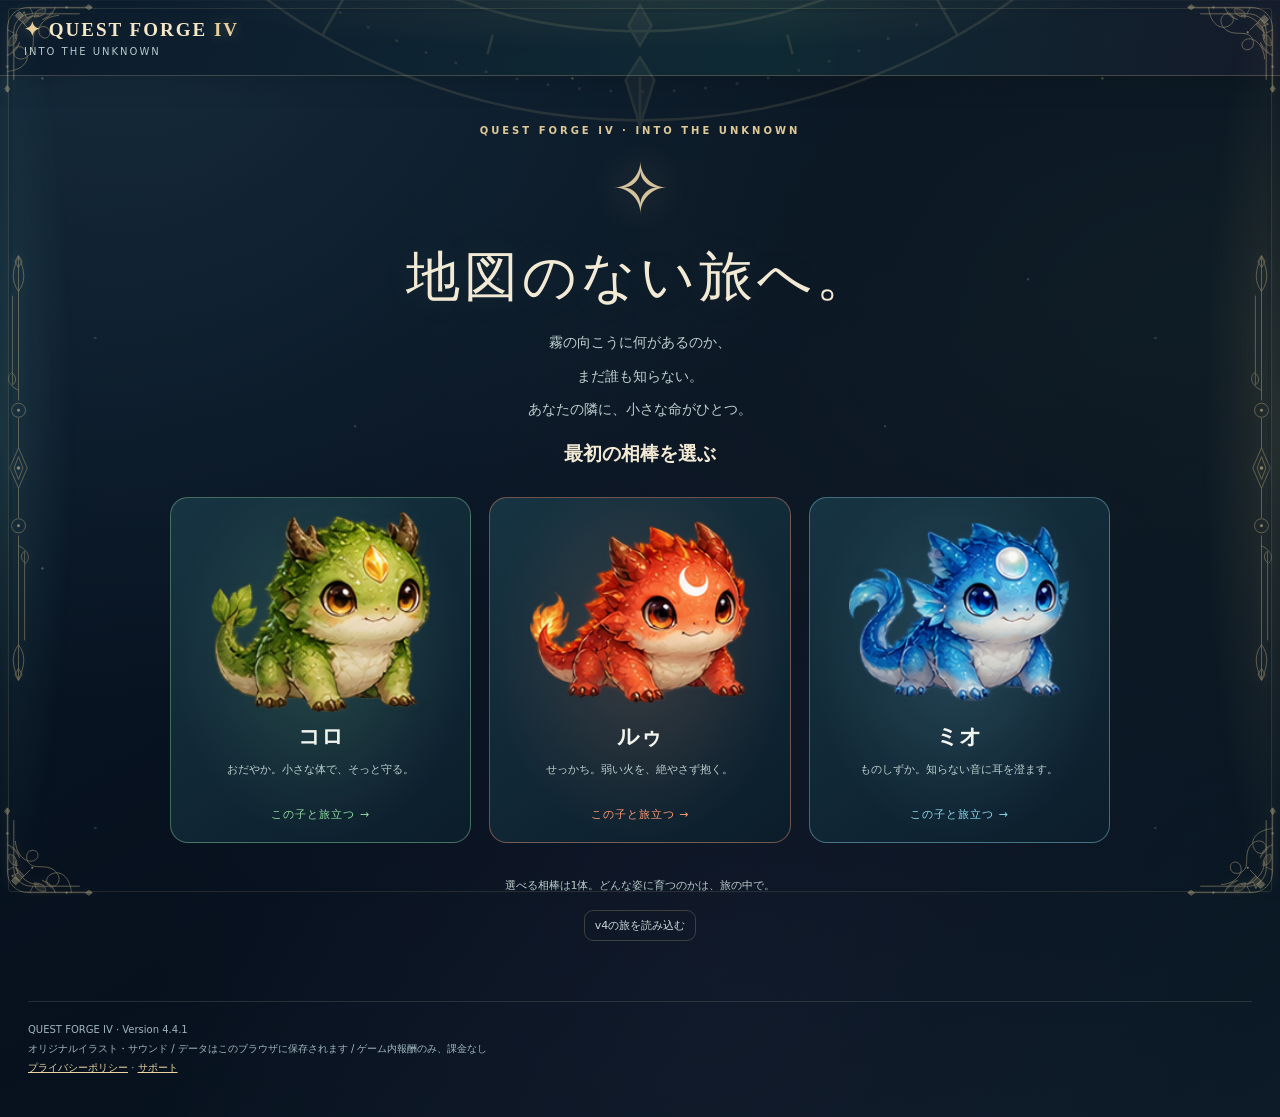
<file: docs/index.html>
<!doctype html><html lang="ja"><head><meta charset="utf-8"><meta name="viewport" content="width=device-width,initial-scale=1"><meta name="description" content="現実の5分を冒険に変える。仲間を育て、課題達成で攻撃し、ダンジョンを攻略する集中RPG。"><title>QUEST FORGE IV｜5分を、冒険に。</title><link rel="stylesheet" href="style.css?v=a85d9c349c6e"><link rel="stylesheet" href="fantasy.css?v=20c5c6684dac"><link rel="stylesheet" href="divine-frame.css?v=09fe3a084e53"><link rel="stylesheet" href="combat-fx.css?v=f8c08274d47d"></head><body><div class="divine-perimeter" aria-hidden="true"><span class="perimeter-halo"></span><span class="perimeter-rail rail-left"></span><span class="perimeter-rail rail-right"></span><i class="perimeter-corner corner-tl"></i><i class="perimeter-corner corner-tr"></i><i class="perimeter-corner corner-bl"></i><i class="perimeter-corner corner-br"></i></div><header><div class="brand"><em>✦</em> QUEST FORGE <em>IV</em><span class="version">INTO THE UNKNOWN</span></div><div class="wallet" id="wallet" aria-label="所持品"></div></header><main><div class="topbar"><nav id="nav" aria-label="メインメニュー"></nav><div id="sound" class="sound"></div></div><div id="app"></div><footer>QUEST FORGE IV · Version 4.4.1<br>オリジナルイラスト・サウンド / データはこのブラウザに保存されます / ゲーム内報酬のみ、課金なし<br><a href="privacy.html">プライバシーポリシー</a> · <a href="support.html">サポート</a></footer></main><div class="toast" id="toast" role="status" hidden></div><script>const ASSETS={"collection0": "assets/collection-a-alpha.png", "collection1": "assets/collection-b-alpha.png", "sheets": {"forest-guardian.png": {"url": "assets/forest-guardian.png", "width": 1536, "height": 1024}, "world-rooms.png": {"url": "assets/world-rooms.png", "width": 1536, "height": 1024}, "glacier-guardian.png": {"url": "assets/glacier-guardian.png", "width": 1536, "height": 1024}, "collection-b-alpha.png": {"url": "assets/collection-b-alpha.png", "width": 1254, "height": 1254}, "luminous-sanctuary-v1.png": {"url": "assets/luminous-sanctuary-v1.png", "width": 1672, "height": 941}, "rare-0.png": {"url": "assets/rare-0.png", "width": 1086, "height": 1448}, "rare-1.png": {"url": "assets/rare-1.png", "width": 1086, "height": 1448}, "elite-1.png": {"url": "assets/elite-1.png", "width": 1086, "height": 1448}, "elite-0.png": {"url": "assets/elite-0.png", "width": 1086, "height": 1448}, "dungeon-backgrounds.png": {"url": "assets/dungeon-backgrounds.png", "width": 2048, "height": 768}, "collection-a-alpha.png": {"url": "assets/collection-a-alpha.png", "width": 1254, "height": 1254}, "collection-a.png": {"url": "assets/collection-a.png", "width": 1254, "height": 1254}, "collection-b.png": {"url": "assets/collection-b.png", "width": 1254, "height": 1254}, "summon-gate-v1.png": {"url": "assets/summon-gate-v1.png", "width": 1672, "height": 941}, "common-0.png": {"url": "assets/common-0.png", "width": 1086, "height": 1448}, "common-1.png": {"url": "assets/common-1.png", "width": 1086, "height": 1448}, "common-2.png": {"url": "assets/common-2.png", "width": 1086, "height": 1448}, "companions.png": {"url": "assets/companions.png", "width": 1619, "height": 972}, "volcano-guardian.png": {"url": "assets/volcano-guardian.png", "width": 1536, "height": 1024}}};</script><script src="catalog.js?v=970878e5e327"></script><script src="engine.js?v=32f169a0ca56"></script><script src="art.js?v=782ce0d9a238"></script><script src="native.js?v=e39e6cccda83"></script><script src="sound.js?v=2710eec61737"></script><script src="app.js?v=948ca5981c1e"></script></body></html>
</file>
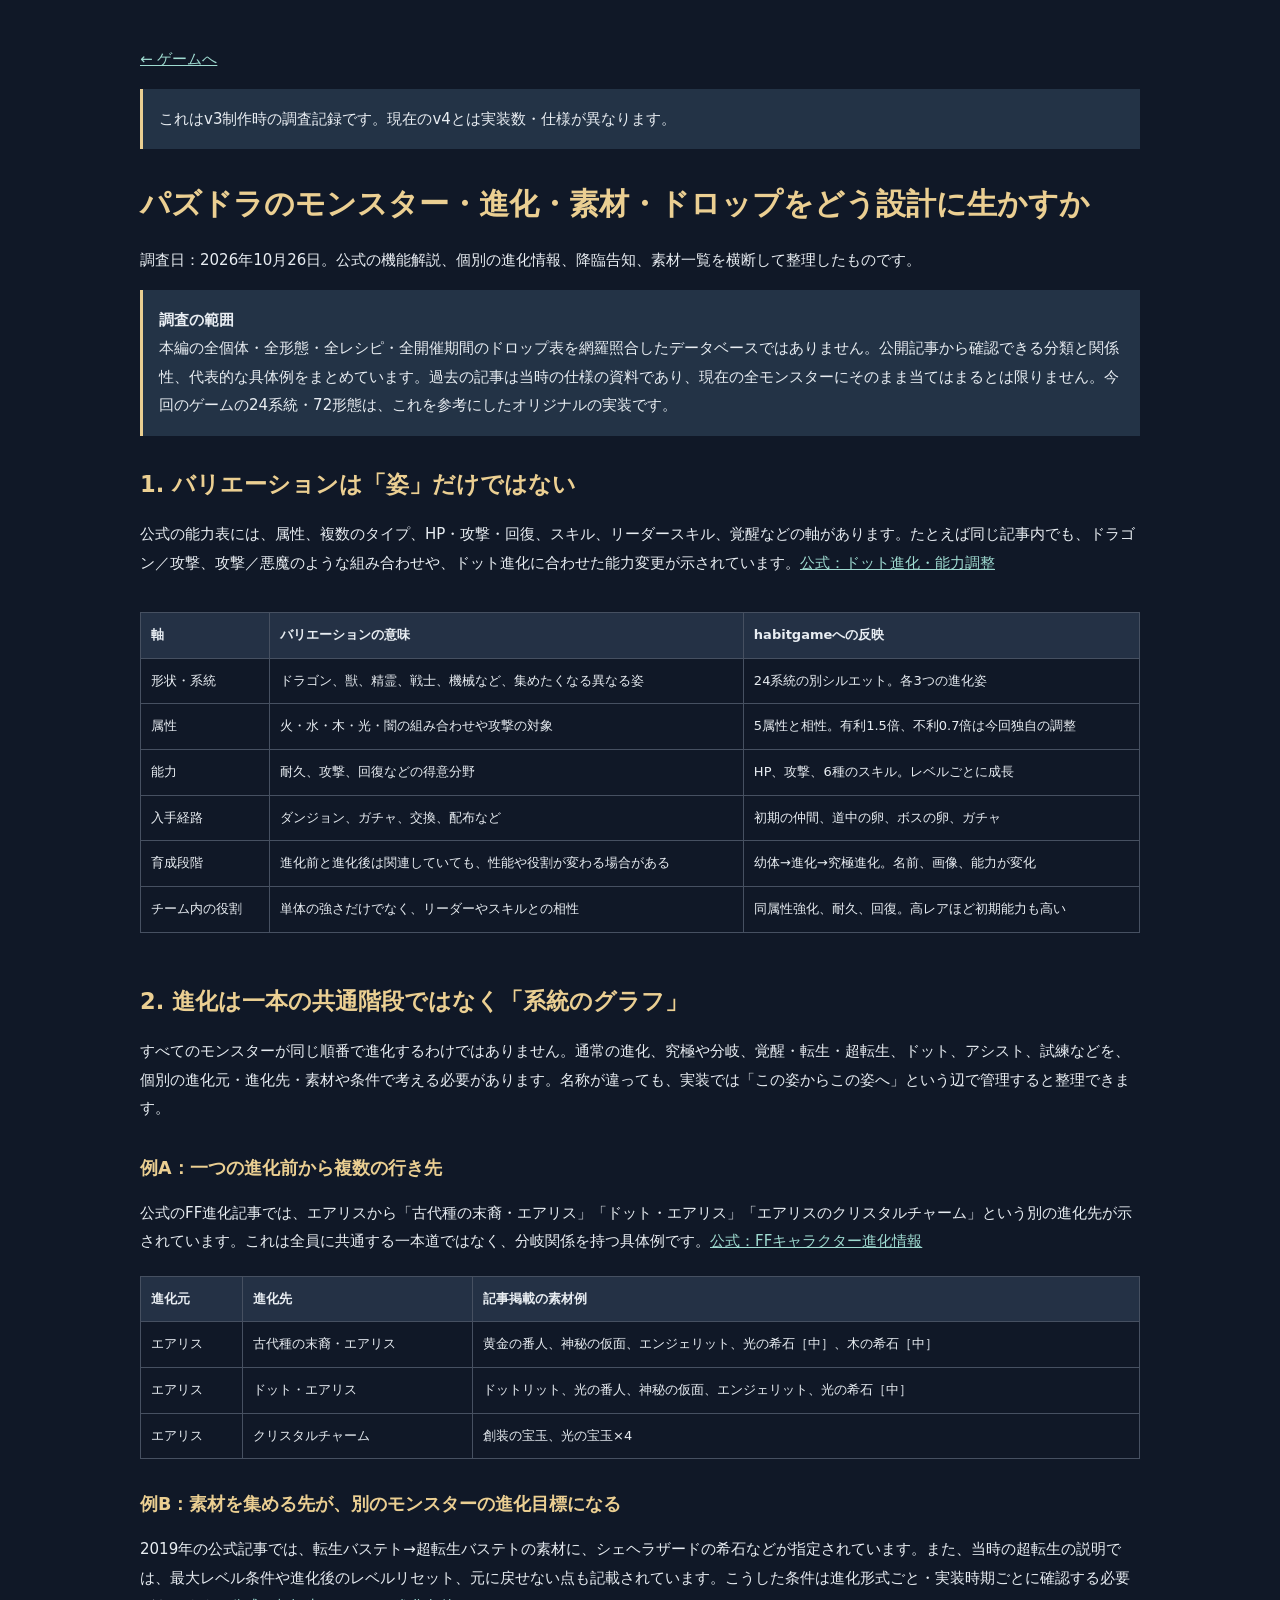
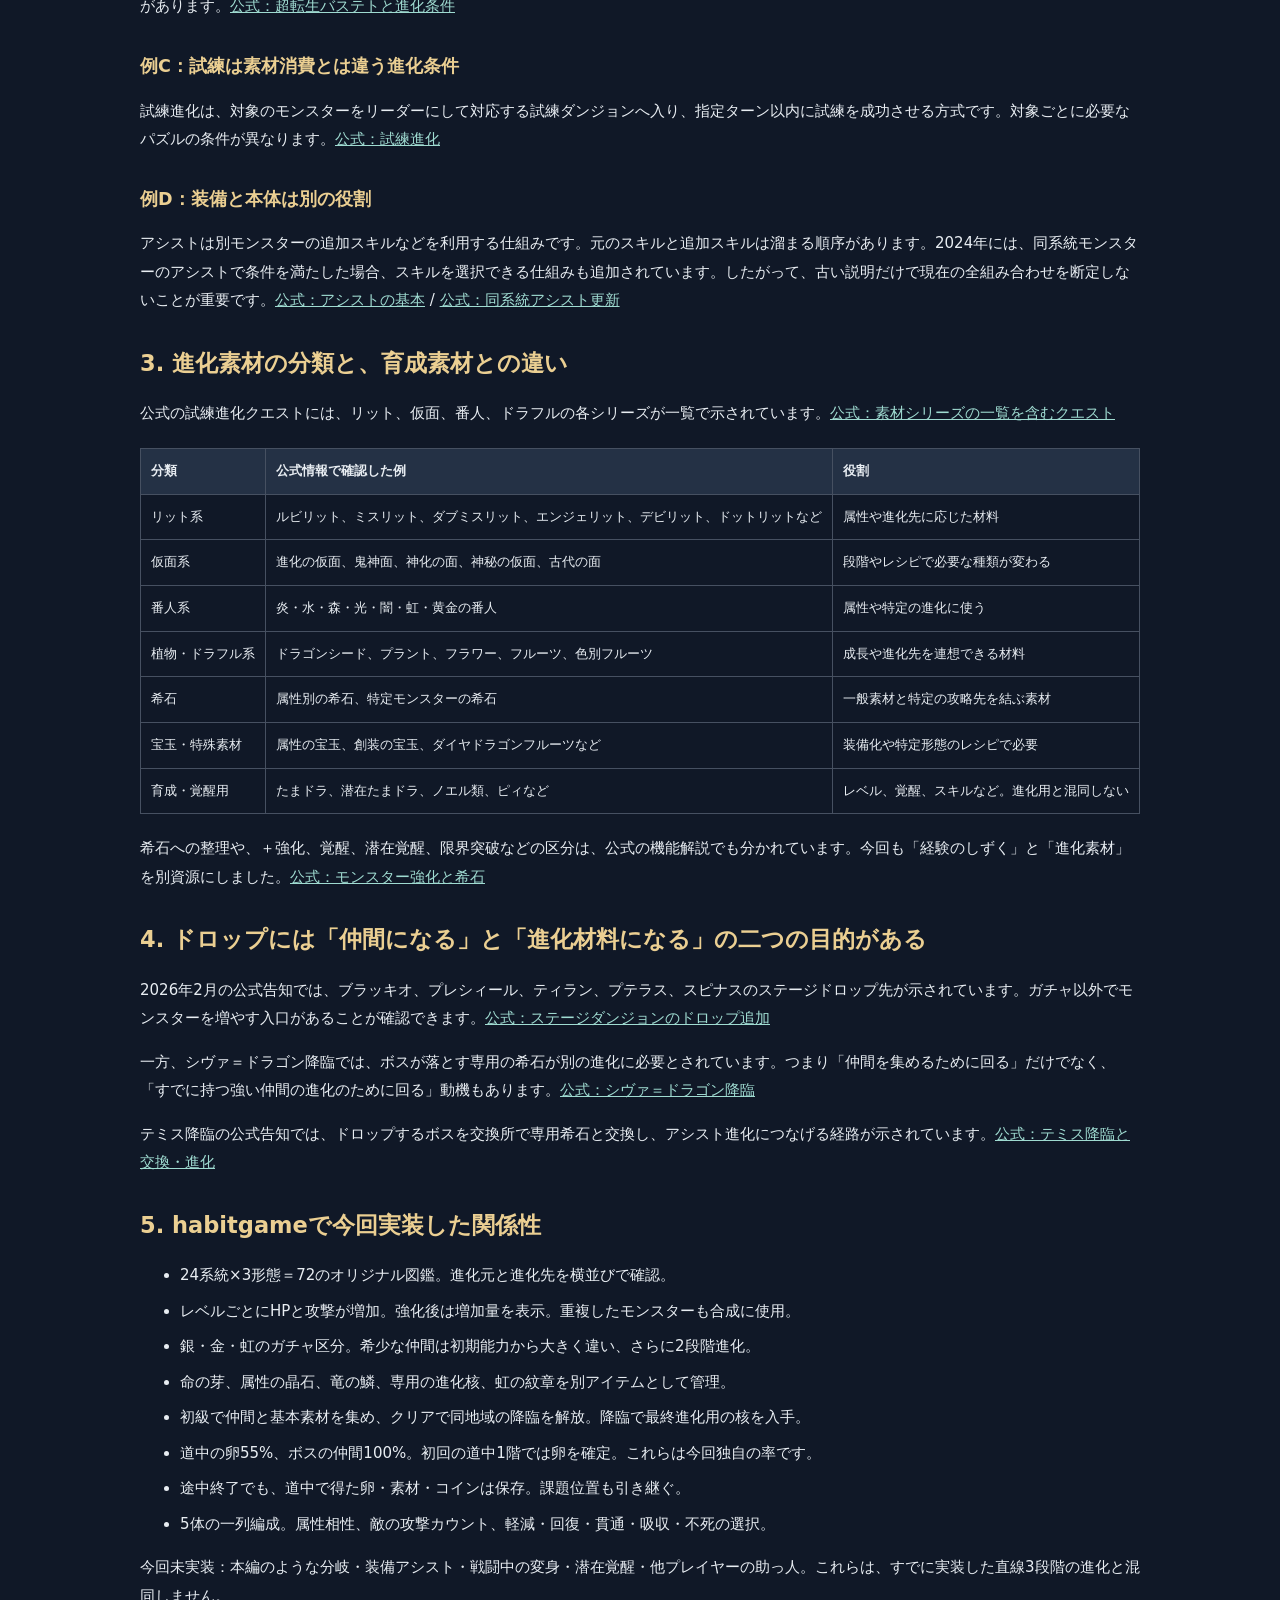
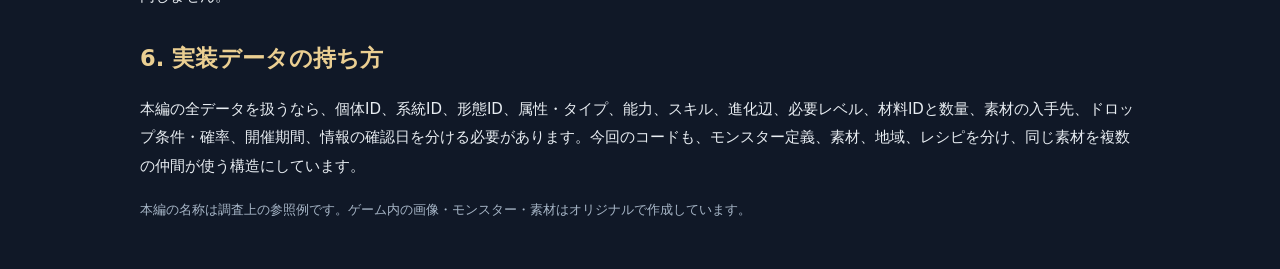
<file: research.html>
<!doctype html><html lang="ja"><head><meta charset="utf-8"><meta name="viewport" content="width=device-width,initial-scale=1"><title>パズドラ：モンスター・進化・素材・ドロップの調査メモ</title><style>body{font:15px/1.9 system-ui,sans-serif;background:#101827;color:#e8edf2;max-width:1000px;padding:30px 22px;margin:auto}h1,h2,h3{color:#ebcf92;line-height:1.5;margin-top:32px}a{color:#9fdbd1}table{border-collapse:collapse;width:100%;font-size:13px;margin:20px 0}td,th{border:1px solid #465061;padding:10px;text-align:left}th{background:#243145}.note{background:#233346;border-left:3px solid #eacf91;padding:16px}small{color:#a7b6c7}.table-scroll{overflow:auto}li{margin:7px 0}</style></head><body>
<p><a href="./">← ゲームへ</a></p><p class="note">これはv3制作時の調査記録です。現在のv4とは実装数・仕様が異なります。</p><h1>パズドラのモンスター・進化・素材・ドロップをどう設計に生かすか</h1><p>調査日：2026年10月26日。公式の機能解説、個別の進化情報、降臨告知、素材一覧を横断して整理したものです。</p>
<div class="note"><strong>調査の範囲</strong><br>本編の全個体・全形態・全レシピ・全開催期間のドロップ表を網羅照合したデータベースではありません。公開記事から確認できる分類と関係性、代表的な具体例をまとめています。過去の記事は当時の仕様の資料であり、現在の全モンスターにそのまま当てはまるとは限りません。今回のゲームの24系統・72形態は、これを参考にしたオリジナルの実装です。</div>
<h2>1. バリエーションは「姿」だけではない</h2><p>公式の能力表には、属性、複数のタイプ、HP・攻撃・回復、スキル、リーダースキル、覚醒などの軸があります。たとえば同じ記事内でも、ドラゴン／攻撃、攻撃／悪魔のような組み合わせや、ドット進化に合わせた能力変更が示されています。<a href="https://pad.gungho.jp/member/adjust/200929/index.html">公式：ドット進化・能力調整</a></p>
<div class="table-scroll"><table><tr><th>軸</th><th>バリエーションの意味</th><th>habitgameへの反映</th></tr><tr><td>形状・系統</td><td>ドラゴン、獣、精霊、戦士、機械など、集めたくなる異なる姿</td><td>24系統の別シルエット。各3つの進化姿</td></tr><tr><td>属性</td><td>火・水・木・光・闇の組み合わせや攻撃の対象</td><td>5属性と相性。有利1.5倍、不利0.7倍は今回独自の調整</td></tr><tr><td>能力</td><td>耐久、攻撃、回復などの得意分野</td><td>HP、攻撃、6種のスキル。レベルごとに成長</td></tr><tr><td>入手経路</td><td>ダンジョン、ガチャ、交換、配布など</td><td>初期の仲間、道中の卵、ボスの卵、ガチャ</td></tr><tr><td>育成段階</td><td>進化前と進化後は関連していても、性能や役割が変わる場合がある</td><td>幼体→進化→究極進化。名前、画像、能力が変化</td></tr><tr><td>チーム内の役割</td><td>単体の強さだけでなく、リーダーやスキルとの相性</td><td>同属性強化、耐久、回復。高レアほど初期能力も高い</td></tr></table></div>
<h2>2. 進化は一本の共通階段ではなく「系統のグラフ」</h2><p>すべてのモンスターが同じ順番で進化するわけではありません。通常の進化、究極や分岐、覚醒・転生・超転生、ドット、アシスト、試練などを、個別の進化元・進化先・素材や条件で考える必要があります。名称が違っても、実装では「この姿からこの姿へ」という辺で管理すると整理できます。</p>
<h3>例A：一つの進化前から複数の行き先</h3><p>公式のFF進化記事では、エアリスから「古代種の末裔・エアリス」「ドット・エアリス」「エアリスのクリスタルチャーム」という別の進化先が示されています。これは全員に共通する一本道ではなく、分岐関係を持つ具体例です。<a href="https://pad.gungho.jp/member/collabo/ff_series/190628/shinka.html">公式：FFキャラクター進化情報</a></p>
<table><tr><th>進化元</th><th>進化先</th><th>記事掲載の素材例</th></tr><tr><td>エアリス</td><td>古代種の末裔・エアリス</td><td>黄金の番人、神秘の仮面、エンジェリット、光の希石［中］、木の希石［中］</td></tr><tr><td>エアリス</td><td>ドット・エアリス</td><td>ドットリット、光の番人、神秘の仮面、エンジェリット、光の希石［中］</td></tr><tr><td>エアリス</td><td>クリスタルチャーム</td><td>創装の宝玉、光の宝玉×4</td></tr></table>
<h3>例B：素材を集める先が、別のモンスターの進化目標になる</h3><p>2019年の公式記事では、転生バステト→超転生バステトの素材に、シェヘラザードの希石などが指定されています。また、当時の超転生の説明では、最大レベル条件や進化後のレベルリセット、元に戻せない点も記載されています。こうした条件は進化形式ごと・実装時期ごとに確認する必要があります。<a href="https://pad.gungho.jp/member/sinka/powerup/190409.html">公式：超転生バステトと進化条件</a></p>
<h3>例C：試練は素材消費とは違う進化条件</h3><p>試練進化は、対象のモンスターをリーダーにして対応する試練ダンジョンへ入り、指定ターン以内に試練を成功させる方式です。対象ごとに必要なパズルの条件が異なります。<a href="https://pad.gungho.jp/member/adjust/2311/">公式：試練進化</a></p>
<h3>例D：装備と本体は別の役割</h3><p>アシストは別モンスターの追加スキルなどを利用する仕組みです。元のスキルと追加スキルは溜まる順序があります。2024年には、同系統モンスターのアシストで条件を満たした場合、スキルを選択できる仕組みも追加されています。したがって、古い説明だけで現在の全組み合わせを断定しないことが重要です。<a href="https://pad.gungho.jp/member/assist/191224/index.html">公式：アシストの基本</a> / <a href="https://pad.gungho.jp/member/updates/21_8/">公式：同系統アシスト更新</a></p>
<h2>3. 進化素材の分類と、育成素材との違い</h2><p>公式の試練進化クエストには、リット、仮面、番人、ドラフルの各シリーズが一覧で示されています。<a href="https://pad.gungho.jp/member/event/2501/quest/">公式：素材シリーズの一覧を含むクエスト</a></p>
<table><tr><th>分類</th><th>公式情報で確認した例</th><th>役割</th></tr><tr><td>リット系</td><td>ルビリット、ミスリット、ダブミスリット、エンジェリット、デビリット、ドットリットなど</td><td>属性や進化先に応じた材料</td></tr><tr><td>仮面系</td><td>進化の仮面、鬼神面、神化の面、神秘の仮面、古代の面</td><td>段階やレシピで必要な種類が変わる</td></tr><tr><td>番人系</td><td>炎・水・森・光・闇・虹・黄金の番人</td><td>属性や特定の進化に使う</td></tr><tr><td>植物・ドラフル系</td><td>ドラゴンシード、プラント、フラワー、フルーツ、色別フルーツ</td><td>成長や進化先を連想できる材料</td></tr><tr><td>希石</td><td>属性別の希石、特定モンスターの希石</td><td>一般素材と特定の攻略先を結ぶ素材</td></tr><tr><td>宝玉・特殊素材</td><td>属性の宝玉、創装の宝玉、ダイヤドラゴンフルーツなど</td><td>装備化や特定形態のレシピで必要</td></tr><tr><td>育成・覚醒用</td><td>たまドラ、潜在たまドラ、ノエル類、ピィなど</td><td>レベル、覚醒、スキルなど。進化用と混同しない</td></tr></table>
<p>希石への整理や、＋強化、覚醒、潜在覚醒、限界突破などの区分は、公式の機能解説でも分かれています。今回も「経験のしずく」と「進化素材」を別資源にしました。<a href="https://pad.gungho.jp/member/updates/180527_system.html">公式：モンスター強化と希石</a></p>
<h2>4. ドロップには「仲間になる」と「進化材料になる」の二つの目的がある</h2><p>2026年2月の公式告知では、ブラッキオ、プレシィール、ティラン、プテラス、スピナスのステージドロップ先が示されています。ガチャ以外でモンスターを増やす入口があることが確認できます。<a href="https://pad.gungho.jp/jp/notice/58">公式：ステージダンジョンのドロップ追加</a></p>
<p>一方、シヴァ＝ドラゴン降臨では、ボスが落とす専用の希石が別の進化に必要とされています。つまり「仲間を集めるために回る」だけでなく、「すでに持つ強い仲間の進化のために回る」動機もあります。<a href="https://pad.gungho.jp/member/advent/220623/">公式：シヴァ＝ドラゴン降臨</a></p>
<p>テミス降臨の公式告知では、ドロップするボスを交換所で専用希石と交換し、アシスト進化につなげる経路が示されています。<a href="https://pad.gungho.jp/member/advent/2508/">公式：テミス降臨と交換・進化</a></p>
<h2>5. habitgameで今回実装した関係性</h2><ul><li>24系統×3形態＝72のオリジナル図鑑。進化元と進化先を横並びで確認。</li><li>レベルごとにHPと攻撃が増加。強化後は増加量を表示。重複したモンスターも合成に使用。</li><li>銀・金・虹のガチャ区分。希少な仲間は初期能力から大きく違い、さらに2段階進化。</li><li>命の芽、属性の晶石、竜の鱗、専用の進化核、虹の紋章を別アイテムとして管理。</li><li>初級で仲間と基本素材を集め、クリアで同地域の降臨を解放。降臨で最終進化用の核を入手。</li><li>道中の卵55%、ボスの仲間100%。初回の道中1階では卵を確定。これらは今回独自の率です。</li><li>途中終了でも、道中で得た卵・素材・コインは保存。課題位置も引き継ぐ。</li><li>5体の一列編成。属性相性、敵の攻撃カウント、軽減・回復・貫通・吸収・不死の選択。</li></ul>
<p>今回未実装：本編のような分岐・装備アシスト・戦闘中の変身・潜在覚醒・他プレイヤーの助っ人。これらは、すでに実装した直線3段階の進化と混同しません。</p>
<h2>6. 実装データの持ち方</h2><p>本編の全データを扱うなら、個体ID、系統ID、形態ID、属性・タイプ、能力、スキル、進化辺、必要レベル、材料IDと数量、素材の入手先、ドロップ条件・確率、開催期間、情報の確認日を分ける必要があります。今回のコードも、モンスター定義、素材、地域、レシピを分け、同じ素材を複数の仲間が使う構造にしています。</p>
<p><small>本編の名称は調査上の参照例です。ゲーム内の画像・モンスター・素材はオリジナルで作成しています。</small></p>
</body></html>
</file>
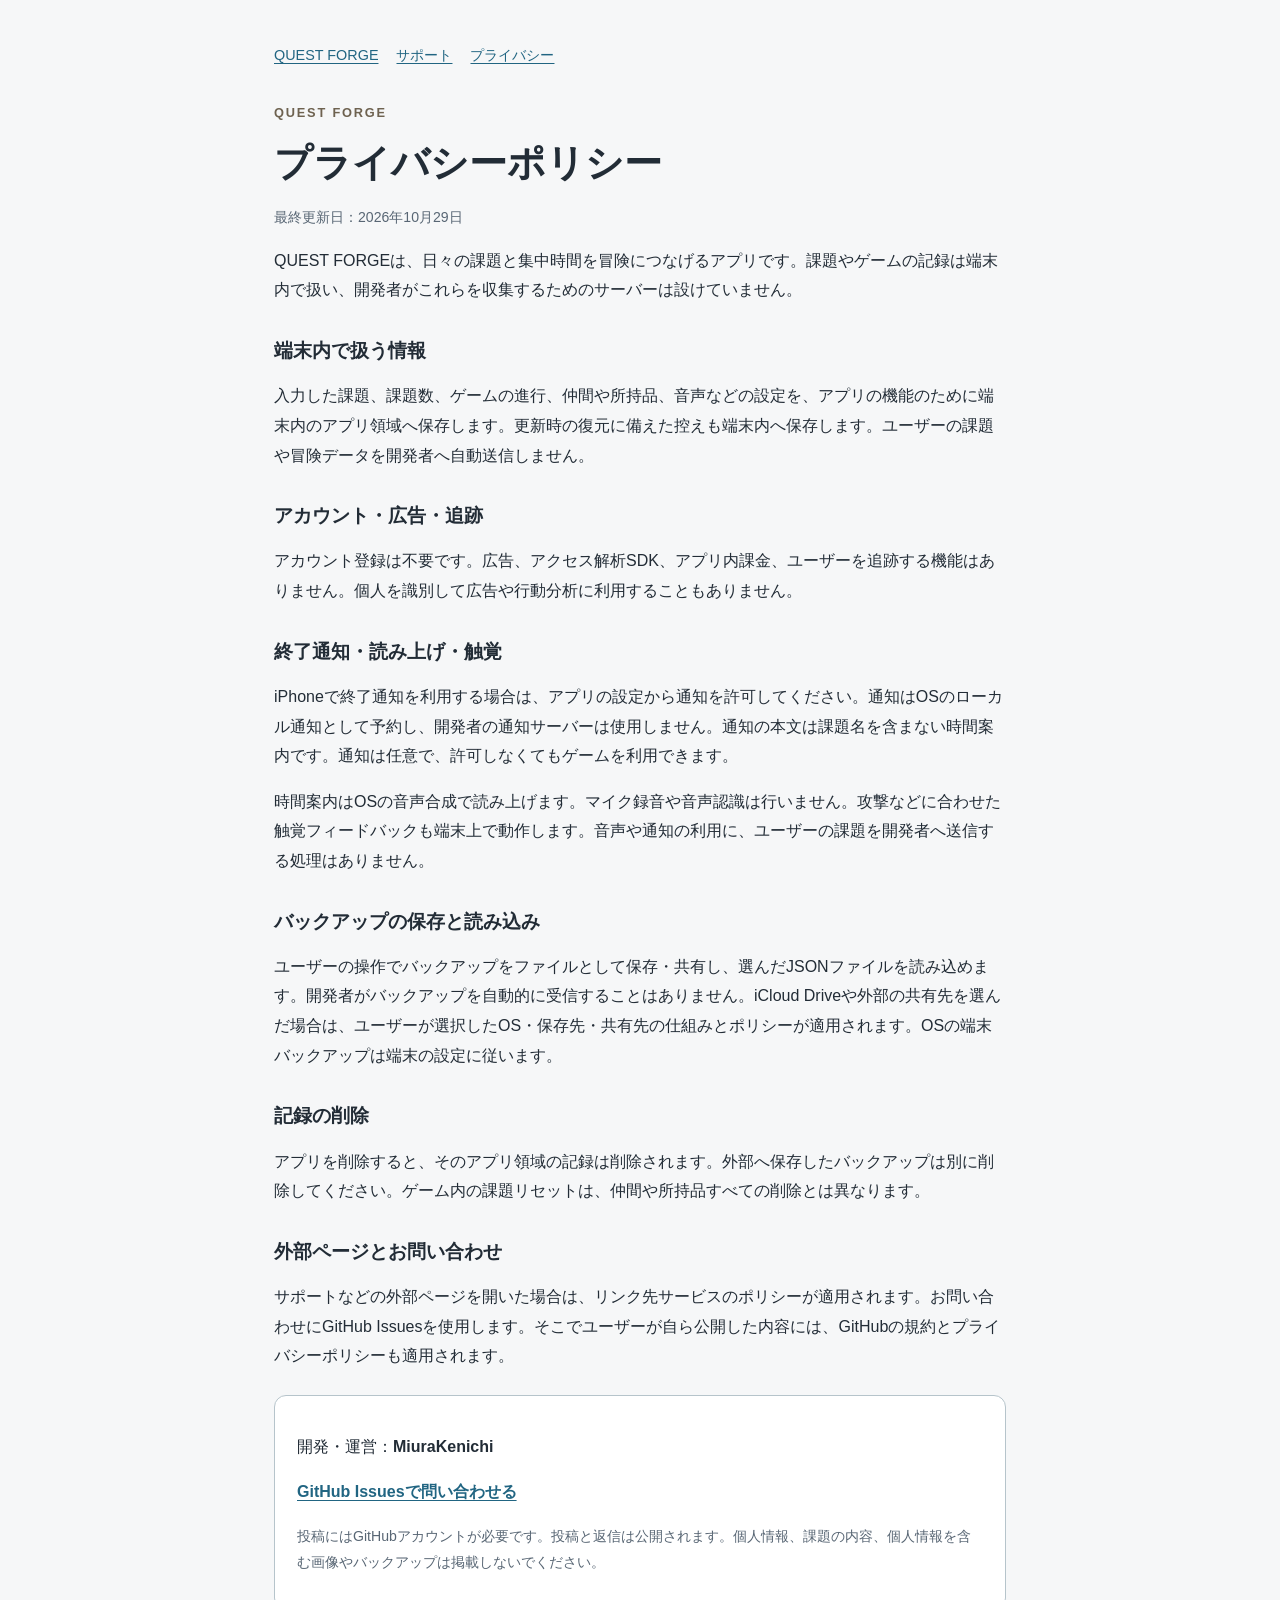
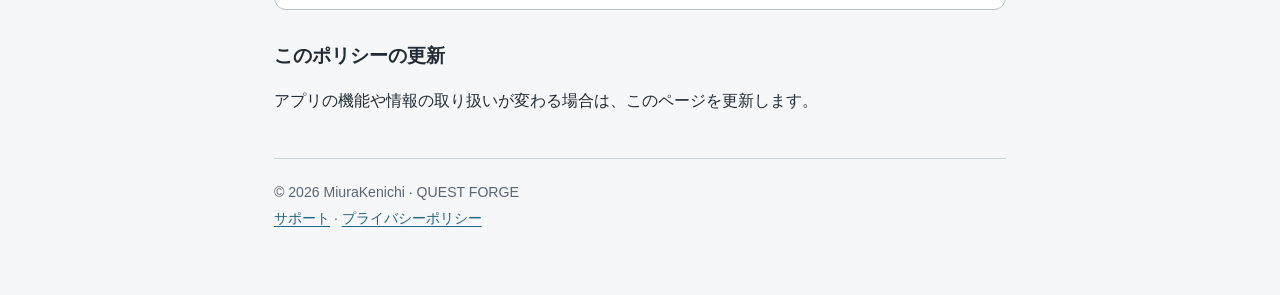
<file: docs/privacy.html>
<!doctype html>
<html lang="ja"><head><meta charset="utf-8"><meta name="viewport" content="width=device-width,initial-scale=1"><meta name="description" content="QUEST FORGEの端末内保存、任意のローカル通知、バックアップとプライバシーについて。"><title>プライバシーポリシー | QUEST FORGE</title><style>
:root{color-scheme:dark light;font-family:-apple-system,BlinkMacSystemFont,"Hiragino Sans",Meiryo,sans-serif;line-height:1.85;background:#f6f7f8;color:#222c36}*{box-sizing:border-box}body{margin:0}main{max-width:780px;margin:auto;padding:42px 24px 64px}nav{display:flex;flex-wrap:wrap;gap:18px;font-size:.9rem;margin-bottom:32px}a{color:#216582;text-underline-offset:.2em}h1{font-size:clamp(1.7rem,5vw,2.35rem);line-height:1.4;margin:10px 0}h2{font-size:1.18rem;margin-top:32px;line-height:1.5}.brand{font-size:.8rem;font-weight:700;letter-spacing:.14em;color:#6e6250}.meta,footer{font-size:.88rem;color:#586674}p,li{overflow-wrap:anywhere}ul,ol{padding-left:1.4em}.contact{padding:20px 22px;border:1px solid #b6c4cb;border-radius:12px;background:#fff;margin:24px 0}.contact a{font-weight:650}.note{border-left:3px solid #bda66d;padding-left:14px}footer{margin-top:42px;padding-top:20px;border-top:1px solid #c7d0d5}@media(prefers-color-scheme:dark){:root{background:#101a23;color:#edf0f1}a{color:#add5e5}.brand{color:#ddcfae}.meta,footer{color:#b2c0ca}.contact{background:#162530;border-color:#41545f}footer{border-color:#41545f}}@media(prefers-reduced-motion:reduce){*{scroll-behavior:auto}}
</style></head><body><main><nav aria-label="ページ案内"><a href="index.html">QUEST FORGE</a><a href="support.html">サポート</a><a href="privacy.html">プライバシー</a></nav><p class="brand">QUEST FORGE</p><h1>プライバシーポリシー</h1><p class="meta">最終更新日：2026年10月29日</p>
<p>QUEST FORGEは、日々の課題と集中時間を冒険につなげるアプリです。課題やゲームの記録は端末内で扱い、開発者がこれらを収集するためのサーバーは設けていません。</p>
<h2>端末内で扱う情報</h2><p>入力した課題、課題数、ゲームの進行、仲間や所持品、音声などの設定を、アプリの機能のために端末内のアプリ領域へ保存します。更新時の復元に備えた控えも端末内へ保存します。ユーザーの課題や冒険データを開発者へ自動送信しません。</p>
<h2>アカウント・広告・追跡</h2><p>アカウント登録は不要です。広告、アクセス解析SDK、アプリ内課金、ユーザーを追跡する機能はありません。個人を識別して広告や行動分析に利用することもありません。</p>
<h2>終了通知・読み上げ・触覚</h2><p>iPhoneで終了通知を利用する場合は、アプリの設定から通知を許可してください。通知はOSのローカル通知として予約し、開発者の通知サーバーは使用しません。通知の本文は課題名を含まない時間案内です。通知は任意で、許可しなくてもゲームを利用できます。</p><p>時間案内はOSの音声合成で読み上げます。マイク録音や音声認識は行いません。攻撃などに合わせた触覚フィードバックも端末上で動作します。音声や通知の利用に、ユーザーの課題を開発者へ送信する処理はありません。</p>
<h2>バックアップの保存と読み込み</h2><p>ユーザーの操作でバックアップをファイルとして保存・共有し、選んだJSONファイルを読み込めます。開発者がバックアップを自動的に受信することはありません。iCloud Driveや外部の共有先を選んだ場合は、ユーザーが選択したOS・保存先・共有先の仕組みとポリシーが適用されます。OSの端末バックアップは端末の設定に従います。</p>
<h2>記録の削除</h2><p>アプリを削除すると、そのアプリ領域の記録は削除されます。外部へ保存したバックアップは別に削除してください。ゲーム内の課題リセットは、仲間や所持品すべての削除とは異なります。</p>
<h2>外部ページとお問い合わせ</h2><p>サポートなどの外部ページを開いた場合は、リンク先サービスのポリシーが適用されます。お問い合わせにGitHub Issuesを使用します。そこでユーザーが自ら公開した内容には、GitHubの規約とプライバシーポリシーも適用されます。</p><div class="contact"><p>開発・運営：<strong>MiuraKenichi</strong></p><p><a href="https://github.com/peterpeterpeter333/habitgame/issues" target="_blank" rel="noopener noreferrer">GitHub Issuesで問い合わせる</a></p><p class="meta">投稿にはGitHubアカウントが必要です。投稿と返信は公開されます。個人情報、課題の内容、個人情報を含む画像やバックアップは掲載しないでください。</p></div><h2>このポリシーの更新</h2><p>アプリの機能や情報の取り扱いが変わる場合は、このページを更新します。</p><footer>© 2026 MiuraKenichi · QUEST FORGE<br><a href="support.html">サポート</a> · <a href="privacy.html">プライバシーポリシー</a></footer></main></body></html>
</file>
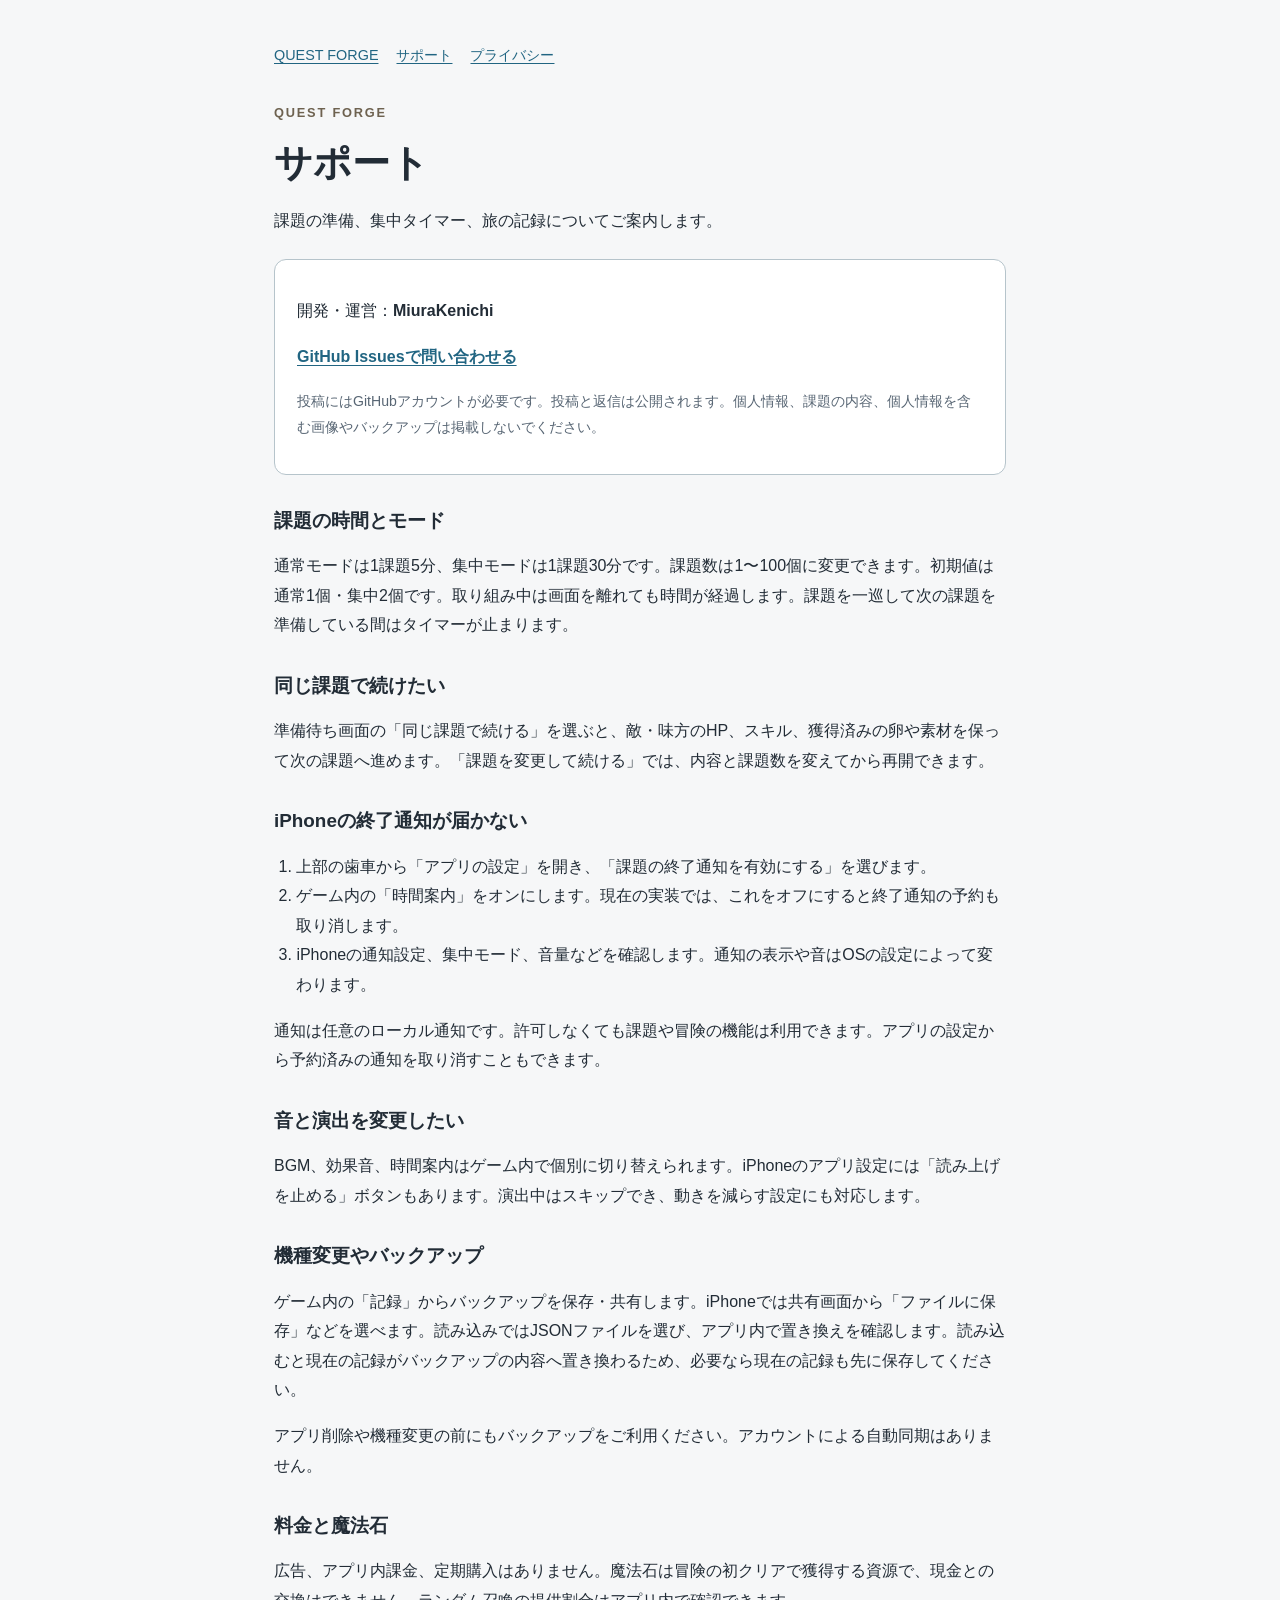
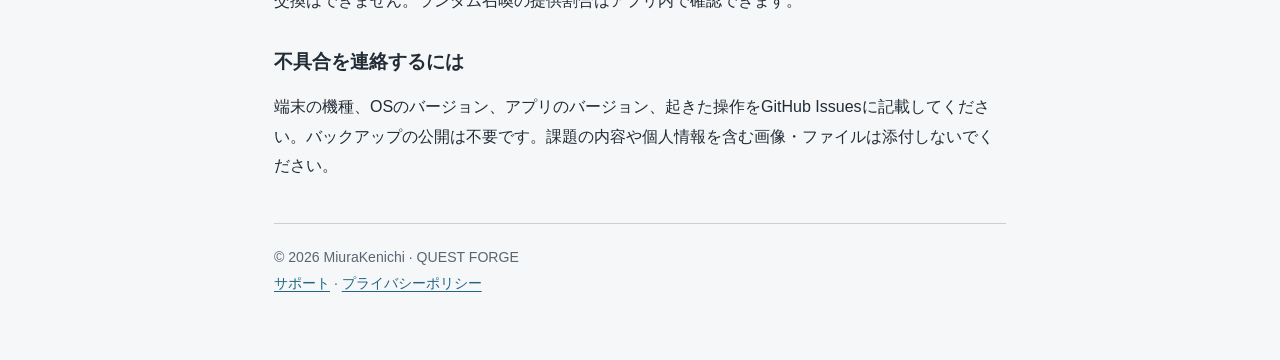
<file: docs/support.html>
<!doctype html>
<html lang="ja"><head><meta charset="utf-8"><meta name="viewport" content="width=device-width,initial-scale=1"><meta name="description" content="QUEST FORGEの課題、集中タイマー、通知、バックアップについてのサポートとお問い合わせ。"><title>サポート | QUEST FORGE</title><style>
:root{color-scheme:dark light;font-family:-apple-system,BlinkMacSystemFont,"Hiragino Sans",Meiryo,sans-serif;line-height:1.85;background:#f6f7f8;color:#222c36}*{box-sizing:border-box}body{margin:0}main{max-width:780px;margin:auto;padding:42px 24px 64px}nav{display:flex;flex-wrap:wrap;gap:18px;font-size:.9rem;margin-bottom:32px}a{color:#216582;text-underline-offset:.2em}h1{font-size:clamp(1.7rem,5vw,2.35rem);line-height:1.4;margin:10px 0}h2{font-size:1.18rem;margin-top:32px;line-height:1.5}.brand{font-size:.8rem;font-weight:700;letter-spacing:.14em;color:#6e6250}.meta,footer{font-size:.88rem;color:#586674}p,li{overflow-wrap:anywhere}ul,ol{padding-left:1.4em}.contact{padding:20px 22px;border:1px solid #b6c4cb;border-radius:12px;background:#fff;margin:24px 0}.contact a{font-weight:650}.note{border-left:3px solid #bda66d;padding-left:14px}footer{margin-top:42px;padding-top:20px;border-top:1px solid #c7d0d5}@media(prefers-color-scheme:dark){:root{background:#101a23;color:#edf0f1}a{color:#add5e5}.brand{color:#ddcfae}.meta,footer{color:#b2c0ca}.contact{background:#162530;border-color:#41545f}footer{border-color:#41545f}}@media(prefers-reduced-motion:reduce){*{scroll-behavior:auto}}
</style></head><body><main><nav aria-label="ページ案内"><a href="index.html">QUEST FORGE</a><a href="support.html">サポート</a><a href="privacy.html">プライバシー</a></nav><p class="brand">QUEST FORGE</p><h1>サポート</h1><p>課題の準備、集中タイマー、旅の記録についてご案内します。</p><div class="contact"><p>開発・運営：<strong>MiuraKenichi</strong></p><p><a href="https://github.com/peterpeterpeter333/habitgame/issues" target="_blank" rel="noopener noreferrer">GitHub Issuesで問い合わせる</a></p><p class="meta">投稿にはGitHubアカウントが必要です。投稿と返信は公開されます。個人情報、課題の内容、個人情報を含む画像やバックアップは掲載しないでください。</p></div>
<h2>課題の時間とモード</h2><p>通常モードは1課題5分、集中モードは1課題30分です。課題数は1〜100個に変更できます。初期値は通常1個・集中2個です。取り組み中は画面を離れても時間が経過します。課題を一巡して次の課題を準備している間はタイマーが止まります。</p>
<h2>同じ課題で続けたい</h2><p>準備待ち画面の「同じ課題で続ける」を選ぶと、敵・味方のHP、スキル、獲得済みの卵や素材を保って次の課題へ進めます。「課題を変更して続ける」では、内容と課題数を変えてから再開できます。</p>
<h2>iPhoneの終了通知が届かない</h2><ol><li>上部の歯車から「アプリの設定」を開き、「課題の終了通知を有効にする」を選びます。</li><li>ゲーム内の「時間案内」をオンにします。現在の実装では、これをオフにすると終了通知の予約も取り消します。</li><li>iPhoneの通知設定、集中モード、音量などを確認します。通知の表示や音はOSの設定によって変わります。</li></ol><p>通知は任意のローカル通知です。許可しなくても課題や冒険の機能は利用できます。アプリの設定から予約済みの通知を取り消すこともできます。</p>
<h2>音と演出を変更したい</h2><p>BGM、効果音、時間案内はゲーム内で個別に切り替えられます。iPhoneのアプリ設定には「読み上げを止める」ボタンもあります。演出中はスキップでき、動きを減らす設定にも対応します。</p>
<h2>機種変更やバックアップ</h2><p>ゲーム内の「記録」からバックアップを保存・共有します。iPhoneでは共有画面から「ファイルに保存」などを選べます。読み込みではJSONファイルを選び、アプリ内で置き換えを確認します。読み込むと現在の記録がバックアップの内容へ置き換わるため、必要なら現在の記録も先に保存してください。</p><p>アプリ削除や機種変更の前にもバックアップをご利用ください。アカウントによる自動同期はありません。</p>
<h2>料金と魔法石</h2><p>広告、アプリ内課金、定期購入はありません。魔法石は冒険の初クリアで獲得する資源で、現金との交換はできません。ランダム召喚の提供割合はアプリ内で確認できます。</p>
<h2>不具合を連絡するには</h2><p>端末の機種、OSのバージョン、アプリのバージョン、起きた操作をGitHub Issuesに記載してください。バックアップの公開は不要です。課題の内容や個人情報を含む画像・ファイルは添付しないでください。</p><footer>© 2026 MiuraKenichi · QUEST FORGE<br><a href="support.html">サポート</a> · <a href="privacy.html">プライバシーポリシー</a></footer></main></body></html>
</file>
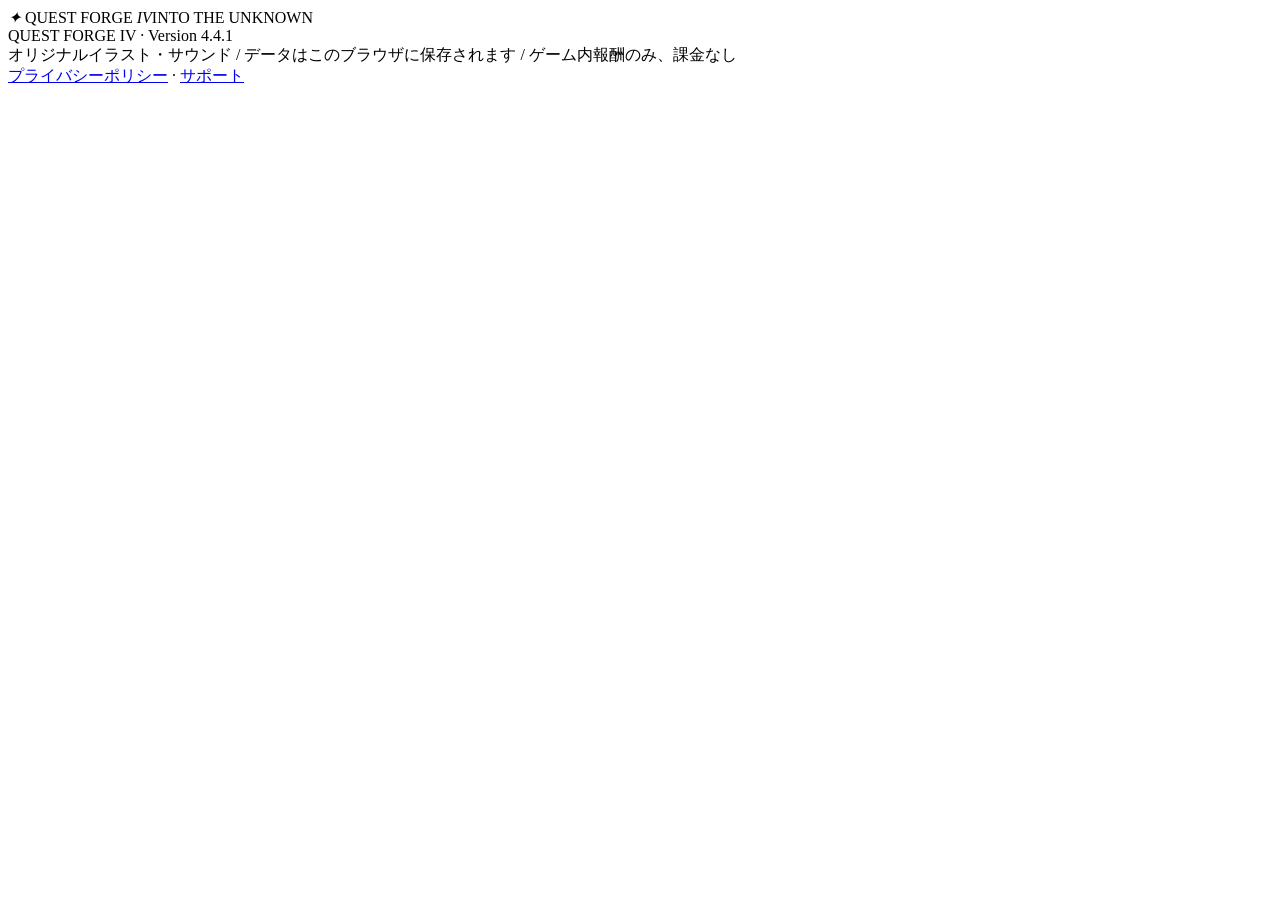
<file: src/shell.html>
<!doctype html><html lang="ja"><head><meta charset="utf-8"><meta name="viewport" content="width=device-width,initial-scale=1"><meta name="description" content="現実の5分を冒険に変える。仲間を育て、課題達成で攻撃し、ダンジョンを攻略する集中RPG。"><title>QUEST FORGE IV｜5分を、冒険に。</title><style>/*STYLE*/</style></head><body><div class="divine-perimeter" aria-hidden="true"><span class="perimeter-halo"></span><span class="perimeter-rail rail-left"></span><span class="perimeter-rail rail-right"></span><i class="perimeter-corner corner-tl"></i><i class="perimeter-corner corner-tr"></i><i class="perimeter-corner corner-bl"></i><i class="perimeter-corner corner-br"></i></div><header><div class="brand"><em>✦</em> QUEST FORGE <em>IV</em><span class="version">INTO THE UNKNOWN</span></div><div class="wallet" id="wallet" aria-label="所持品"></div></header><main><div class="topbar"><nav id="nav" aria-label="メインメニュー"></nav><div id="sound" class="sound"></div></div><div id="app"></div><footer>QUEST FORGE IV · Version 4.4.1<br>オリジナルイラスト・サウンド / データはこのブラウザに保存されます / ゲーム内報酬のみ、課金なし<br><a href="privacy.html">プライバシーポリシー</a> · <a href="support.html">サポート</a></footer></main><div class="toast" id="toast" role="status" hidden></div><script>/*CODE*/</script></body></html>
</file>
<file: docs/style.css>
:root{--bg:#0c101a;--panel:#171e2b;--line:#c5a56b38;--gold:#eacf91;--muted:#9baabb;--text:#f4eedf;--teal:#a7d7c8;--danger:#f3978b}*{box-sizing:border-box}body{margin:0;background:radial-gradient(ellipse at 10% 0,#26324366,transparent 45%),#0c101a;color:var(--text);font-family:system-ui,-apple-system,'Hiragino Kaku Gothic ProN',sans-serif;font-size:14px}button,input,select{font:inherit}button{cursor:pointer;color:inherit;border:1px solid var(--line);background:#1b2534;padding:11px 16px;border-radius:9px;transition:background .15s,transform .15s}button:hover:not(:disabled){background:#303c4e;transform:translateY(-1px)}button:focus-visible,input:focus-visible{outline:2px solid var(--gold);outline-offset:3px}button:disabled{cursor:not-allowed;opacity:.4}a{color:var(--gold)}header{padding:18px max(24px,calc((100vw - 1280px)/2));border-bottom:1px solid var(--line);display:flex;justify-content:space-between;gap:16px;align-items:center;background:#101623e8}.brand{font-family:Georgia,serif;letter-spacing:2px;font-size:21px;font-weight:bold;white-space:nowrap}.brand em{font-style:normal;color:var(--gold)}.version{font:10px system-ui;color:var(--muted);letter-spacing:1px;display:block;margin-top:5px}.wallet{display:flex;gap:16px;font-size:12px;flex-wrap:wrap}.wallet b{color:var(--gold);font-size:17px;margin-left:5px}main{max-width:1280px;margin:auto;padding:25px 28px 40px}.topbar{display:flex;justify-content:space-between;gap:12px;align-items:center;margin-bottom:26px}nav{display:flex;gap:6px}nav button{background:transparent;border-color:transparent;font-size:13px;padding:10px 15px}.active-tab{color:var(--gold);background:#d8b57015;border-color:var(--line)}.sound{display:flex;gap:12px;align-items:center;font-size:11px;color:var(--muted);flex-wrap:wrap}.sound label{display:flex;gap:4px;align-items:center}.sound input{accent-color:var(--gold)}.sound button{padding:6px 9px;font-size:11px}.eyebrow{color:var(--gold);font-size:10px;letter-spacing:3px;font-weight:600;text-transform:uppercase}h1{font-family:Georgia,'Hiragino Mincho ProN',serif;font-size:38px;line-height:1.3;margin:10px 0 14px;letter-spacing:1px}h2{font-size:19px;margin:0 0 14px}h3{font-size:15px;margin:8px 0}p{line-height:1.85;color:var(--muted)}.lead{margin-bottom:28px}.grid{display:grid;grid-template-columns:minmax(0,1.3fr) minmax(320px,1fr);gap:24px}.panel{padding:24px;border:1px solid var(--line);background:linear-gradient(135deg,#1b2432dd,#111925);border-radius:14px;box-shadow:0 12px 35px #0002}.row{display:flex;justify-content:space-between;align-items:center;gap:10px}.small{font-size:11px;color:var(--muted);line-height:1.8}.primary{background:linear-gradient(160deg,#f7e0a6,#be9453);color:#302316;font-weight:700;border:1px solid #f9dfa1;box-shadow:0 3px 0 #72532d}.primary:hover:not(:disabled){background:linear-gradient(160deg,#fff0c5,#cba35f)}.wide{width:100%}.subtle{background:transparent;font-size:11px;padding:7px 10px}.section{margin-top:22px}.tag{display:inline-block;color:var(--gold);font-size:10px;border:1px solid #d1b16f66;padding:4px 7px;border-radius:5px}.dungeon-card{height:190px;text-align:left;position:relative;overflow:hidden;background:#132825;border:1px solid var(--line);border-radius:10px;margin-bottom:10px;display:block;width:100%;padding:0}.dungeon-card .backdrop{position:absolute;inset:0;background-size:cover;background-position:50% 52%;transition:transform .5s}.dungeon-card:hover .backdrop{transform:scale(1.04)}.dungeon-card:after{content:'';position:absolute;inset:0;background:linear-gradient(90deg,#091321eb,transparent 95%)}.dungeon-card .details{position:relative;z-index:1;padding:20px;display:block}.dungeon-card strong{display:block;font-family:Georgia,'Hiragino Mincho ProN',serif;font-size:26px;letter-spacing:2px;margin:10px 0}.dungeon-card.selected{border:1px solid var(--gold);box-shadow:0 0 0 2px #ddbd6930}.dungeon-card.locked .backdrop{filter:grayscale(.9);opacity:.5}.task-list{display:grid;gap:8px}.task-row{display:flex;align-items:center;gap:10px}.task-row .num{font-size:12px;color:var(--gold);width:26px;font-variant-numeric:tabular-nums}.task-row.done{opacity:.5}.task-row.next .num{font-weight:bold}.task-row input{width:100%;border:1px solid #4a566343;background:#0e1622;color:var(--text);padding:11px;border-radius:7px;font-size:12px}.task-row input:focus{outline:1px solid var(--gold)}.task-row.next input{border-color:#eacf9177}.progress-track{display:flex;gap:4px;margin:14px 0}.progress-track i{height:4px;background:#273344;flex:1;border-radius:4px}.progress-track .past{background:var(--gold)}.progress-track .current{background:#b9e5d4}.team-cards{display:grid;grid-template-columns:repeat(3,minmax(0,1fr));gap:9px}.creature-card{position:relative;overflow:hidden;background:radial-gradient(ellipse at 50% 20%,var(--c,#b7d4c4) -130%,#15202e 75%);border:1px solid var(--line);padding:10px;border-radius:10px;text-align:center;min-width:0}.creature-card.evolved{border-color:#eacf9199;box-shadow:inset 0 0 22px #eacf9115}.creature-card svg{width:100%;height:105px;filter:drop-shadow(0 7px 5px #0006)}.creature-card b{display:block;font-size:11px}.creature-card .stars{font-size:9px;letter-spacing:2px;color:var(--gold);margin:5px 0}.creature-card .small{font-size:10px}.creature-card .element{position:absolute;top:7px;left:7px;color:var(--c);font-size:10px}.creature-card .level{position:absolute;right:7px;top:7px;font-size:10px;color:var(--gold)}.creature-card.leader:after{content:'LEADER';position:absolute;bottom:0;left:0;right:0;color:#192119;background:var(--gold);font-size:8px;letter-spacing:2px}.creature-card.leader{padding-bottom:21px}.team-grid{display:grid;grid-template-columns:repeat(3,1fr);gap:16px}.team-grid .creature-card svg{height:160px}.team-grid button{font-size:11px;padding:8px}.team-grid .actions{display:flex;justify-content:center;gap:6px;flex-wrap:wrap;margin-top:12px}.bar{height:9px;background:#080f1b;border-radius:10px;overflow:hidden;margin-top:8px}.fill{height:100%;background:linear-gradient(90deg,#8cbda9,#d8edbd);transition:width .5s}.fill.enemy{background:linear-gradient(90deg,#d18173,#f2be9b)}.fill.gold{background:linear-gradient(90deg,#b88c4e,#f6dda1)}.arena{position:relative;min-height:440px;background:#11232b;border:1px solid var(--line);border-radius:14px;overflow:hidden}.battle-image{position:absolute;inset:0;background-size:cover;background-position:center;animation:breathe 7s ease-in-out infinite alternate;transform:scale(1.02)}.arena:after{content:'';pointer-events:none;position:absolute;inset:0;background:linear-gradient(#09111bd9,transparent 35%,transparent 65%,#0a111dec)}.enemy-hud{position:absolute;left:23px;right:23px;top:22px;z-index:1;text-shadow:0 2px 5px black}.enemy-hud .name{font-size:20px;font-family:Georgia,'Hiragino Mincho ProN',serif;letter-spacing:1px}.floor-tag{position:absolute;bottom:18px;left:23px;z-index:2;letter-spacing:3px;color:var(--gold);font-size:11px}.fireflies{position:absolute;inset:20% 0;z-index:1;pointer-events:none;background:radial-gradient(circle at 25% 50%,#ffeab6bb 0 2px,transparent 3px),radial-gradient(circle at 70% 20%,#d7f5d688 0 2px,transparent 3px),radial-gradient(circle at 80% 80%,#f2dc9d88 0 1px,transparent 2px);animation:drift 6s ease-in-out infinite alternate}.hp-box{margin:16px 0}.skills{display:grid;grid-template-columns:repeat(3,1fr);gap:9px;margin-top:15px}.skill-btn{padding:10px 6px;font-size:10px;line-height:1.8}.skill-btn.armed{border-color:var(--gold);background:#e4bd5822;box-shadow:0 0 14px #e4bd5812}.task-panel{text-align:center;display:flex;flex-direction:column;justify-content:center;min-height:440px}.task-title{font-size:23px;font-weight:bold;color:var(--text);min-height:72px;line-height:1.6;overflow-wrap:anywhere}.timer{font:64px Georgia,serif;font-variant-numeric:tabular-nums;letter-spacing:2px;margin:17px 0 8px;color:#fff1cb}.timer.urgent{color:var(--danger)}.damage-preview{color:var(--gold);font-size:24px;font-family:Georgia,serif}.log{font-size:11px;color:var(--muted);line-height:2;max-height:140px;overflow:auto}.battle-top{margin-bottom:20px}.status-note{color:var(--teal);font-size:12px;min-height:22px;line-height:1.8}.result{max-width:750px;margin:20px auto;text-align:center}.result-icon{font-size:80px;color:var(--gold);margin:25px}.loot-grid{display:flex;gap:10px;justify-content:center;flex-wrap:wrap;margin:24px 0}.loot{background:#0f1724;border:1px solid var(--line);padding:15px 22px;border-radius:10px;font-size:12px}.loot b{display:block;color:var(--gold);font-size:24px;margin-bottom:6px}.gacha{max-width:760px;margin:auto;text-align:center}.summon-orb{height:190px;display:grid;place-items:center;position:relative;margin:25px}.summon-orb .orb{font-size:100px;color:var(--gold);filter:drop-shadow(0 0 35px #e2bb6388);animation:float 3s ease-in-out infinite}.summon-orb:before{content:'';position:absolute;width:180px;height:180px;border-radius:50%;border:1px solid #d9bd6d55;box-shadow:0 0 50px #d9bd6d19,inset 0 0 40px #d9bd6d19}.rates{display:grid;grid-template-columns:repeat(3,1fr);gap:12px;margin-top:24px}.rate{background:#101827;padding:15px;border:1px solid var(--line);border-radius:9px}.rate b{display:block;color:var(--gold);font-size:22px}.toast{position:fixed;bottom:25px;left:50%;transform:translateX(-50%);max-width:90%;padding:13px 21px;background:#e9d19b;color:#282214;border-radius:10px;z-index:1001;box-shadow:0 10px 40px #0006;font-size:12px}.overlay{position:fixed;inset:0;z-index:100;background:#050a13b8;display:grid;place-items:center;padding:20px;backdrop-filter:blur(6px)}.cutin{max-width:680px;width:100%;text-align:center;position:relative}.cutin .hit{font:700 clamp(34px,7vw,70px) Georgia,serif;color:var(--gold);text-shadow:0 0 40px #ffce5f66}.cutin .portrait{width:170px;margin:auto;animation:arrival .3s ease-out}.cutin .portrait svg{width:100%;height:150px}.cutin .caption{color:var(--gold);letter-spacing:4px;font-size:12px}.cutin .flash{animation:arrival .25s ease-out}.cutin .shards{position:absolute;inset:-100px;pointer-events:none;background:repeating-conic-gradient(from 15deg,transparent 0 12deg,#d9b16c08 12deg 14deg,transparent 14deg 24deg);animation:spin 12s linear infinite;z-index:-1}.cutin .skip{margin-top:25px;font-size:11px}.modal{padding:30px;max-width:760px;width:100%;max-height:90vh;overflow:auto;background:#182232;border:1px solid var(--line);border-radius:14px}.modal .creature-card{max-width:250px;margin:15px auto}.modal .creature-card svg{height:190px}.modal textarea{width:100%;height:180px;background:#0d1622;color:#e1e5e6;border:1px solid var(--line);margin:15px 0;padding:12px}.help-grid{display:grid;grid-template-columns:1fr 1fr;gap:18px}.export-area{margin-top:26px;padding-top:20px;border-top:1px solid var(--line)}footer{border-top:1px solid var(--line);margin-top:35px;padding-top:18px;color:#7d8d9f;font-size:10px;line-height:1.9}.danger-outline{box-shadow:inset 0 0 45px #d6605830}.battle-layout{align-items:start}.task-count{font-size:12px;color:var(--muted)}@keyframes breathe{to{transform:scale(1.07) translateY(-3px)}}@keyframes float{50%{transform:translateY(-12px)}}@keyframes drift{to{transform:translateY(-25px);opacity:.4}}@keyframes arrival{from{opacity:0;transform:scale(.8) translateY(12px)}to{opacity:1;transform:scale(1)}}@keyframes spin{to{transform:rotate(360deg)}}@media(min-width:1000px){.arena{min-height:440px}.battle-layout{grid-template-columns:1.45fr 1fr}}@media(max-width:900px){.grid{grid-template-columns:1fr}.topbar{align-items:flex-start;flex-direction:column}.team-grid{grid-template-columns:repeat(2,1fr)}.arena{min-height:360px}.task-panel{min-height:350px}}@media(max-width:520px){header{padding:16px;align-items:flex-start}.brand{font-size:16px}.wallet{gap:8px;font-size:9px;justify-content:flex-end}.wallet b{font-size:14px}.version{font-size:8px}main{padding:18px 14px}h1{font-size:29px}nav{width:100%;gap:0}nav button{padding:9px 11px;font-size:12px}.panel{padding:18px}.creature-card{padding:8px}.creature-card svg{height:85px}.arena{min-height:300px}.enemy-hud .name{font-size:17px}.team-grid{gap:10px}.team-grid .creature-card svg{height:120px}.timer{font-size:60px}.help-grid{grid-template-columns:1fr}.rates{gap:6px}.rate{padding:10px}.skill-btn{font-size:9px}.sound{gap:10px}.dungeon-card{height:160px}}@media(prefers-reduced-motion:reduce){*,*:before,*:after{animation:none!important;transition:none!important}}
/* Chapter III: illustrated collection and dedicated vertical battle screen */
.monster-art{display:block;width:100%;aspect-ratio:1;background-size:600% 600%;background-repeat:no-repeat;flex-shrink:0;border-radius:6px}.portrait-button{padding:0;background:none!important;border:0;width:100%;text-align:inherit;min-width:0}.creature-card .monster-art{margin:6px auto 3px;max-width:210px}.creature-card{background:linear-gradient(155deg,#1e2a3b,#101827);border:1px solid #846b424d}.home-team{grid-template-columns:repeat(5,minmax(0,1fr));gap:6px}.home-team .creature-card{padding:5px}.home-team .creature-card b{font-size:9px;min-height:24px}.home-team .creature-card .small{font-size:8px}.home-team .element,.home-team .level{font-size:8px;position:static;display:inline-block}.home-team .monster-art{margin-top:0}.gift-banner{margin:20px 0;padding:15px 18px;background:linear-gradient(100deg,#e7c07133,#4d365a44);border:1px solid #e7c07166;border-radius:10px;color:#f2d9a1;font-size:12px}.region-select{display:flex;gap:5px;flex-wrap:wrap}.region-select button{font-size:11px;padding:7px 10px}.chosen{border-color:var(--gold)!important;background:#d6b26425!important;color:var(--gold)}.region-banner{position:relative;height:150px;border-radius:10px;overflow:hidden;margin-top:16px;display:flex;align-items:flex-end;padding:18px;isolation:isolate}.region-banner>div:not(.scene-background){position:relative;z-index:1}.region-banner:after{content:'';position:absolute;inset:0;background:linear-gradient(transparent,#061020dc);z-index:0}.scene-background{position:absolute;inset:0;background-image:var(--dungeon-image);background-size:auto 300%;background-position:50% calc(var(--scene)*50%);background-repeat:no-repeat}.region-banner h2{font-size:25px;margin-top:8px}.box-grid{display:grid;grid-template-columns:repeat(4,minmax(0,1fr));gap:16px}.box-card{padding:10px;border:1px solid var(--line);border-radius:12px;background:#141e2d;text-align:center}.box-card.not-owned{opacity:.65}.box-card .actions{display:flex;gap:6px;justify-content:center;margin-top:10px}.box-card .actions button{font-size:10px;padding:7px 9px}.xp-track{height:4px;background:#29394b;border-radius:4px;margin:10px 0 4px;overflow:hidden}.xp-track i{height:100%;display:block;background:#9be3cf}.stat-three{display:flex;justify-content:center;gap:12px;margin:18px 0}.stat-three span{color:var(--muted);font-size:11px;text-align:center;background:#0e1724;border-radius:8px;padding:10px;flex:1}.stat-three b{display:block;color:var(--gold);font-size:20px;margin-top:5px}.evo-tree{display:grid;grid-template-columns:repeat(3,minmax(0,1fr));gap:8px}.evo-tree button{padding:5px;min-width:0;border-color:var(--line);background:#101827}.evo-tree span:not(.monster-art),.evo-tree small{display:block;font-size:10px;line-height:1.6;margin:6px}.evo-tree small{font-size:9px;color:var(--muted)}.material-grid{display:grid;grid-template-columns:repeat(3,1fr);gap:12px}.material-chip{display:flex;align-items:center;gap:12px;padding:14px;text-align:left;background:#162232}.material-chip>b{font-size:30px;text-shadow:0 0 14px currentColor}.material-chip span{font-size:12px}.material-chip small{display:block;color:var(--muted);margin-top:6px}.material-chip.missing{border-color:#d07a6f66}.material-chip.missing small{color:#f3b7a4}.material-recipe{display:flex;gap:8px;flex-wrap:wrap}.material-recipe .material-chip{padding:10px}.material-recipe .material-chip>b{font-size:22px}.evo-target{display:flex;align-items:center;gap:14px;width:100%;text-align:left;margin-bottom:9px}.evo-target .monster-art{width:65px}.evo-target span:not(.monster-art){font-size:12px}.evo-target small{display:block;color:var(--muted);margin-top:5px;line-height:1.6}.evolution-comparison{display:grid;grid-template-columns:1fr 25px 1fr;align-items:center;gap:5px}.evolution-comparison small{display:block;text-align:center;color:var(--gold)}.reward-eggs{display:grid;grid-template-columns:repeat(3,1fr);gap:8px;margin:20px 0}.reward-eggs>button{padding:0;background:none;border:0}.reward-eggs>button>small{color:var(--gold)}.summon-showcase{display:grid;grid-template-columns:repeat(3,1fr);margin:20px 0}.summon-showcase small{font-size:10px;color:var(--gold)}.gacha-list{display:grid;grid-template-columns:1fr 1fr;gap:8px;text-align:left}.gacha-list button{display:flex;align-items:center;gap:9px;min-width:0;padding:8px}.gacha-list .monster-art{width:64px}.gacha-list span:not(.monster-art){font-size:11px}.gacha-list small{display:block;color:var(--muted);margin-top:5px}.summon-orb.gold{filter:drop-shadow(0 0 30px gold)}.summon-orb.rainbow{filter:drop-shadow(0 0 25px #b5a4ff) drop-shadow(0 0 35px #ffe9ae)}.cutin .creature-card .monster-art{max-width:200px}
.in-dungeon{background:#070a0f;overflow:hidden}.in-dungeon header,.in-dungeon .topbar,.in-dungeon footer{display:none}.in-dungeon main{padding:0;max-width:560px;height:100dvh;margin:auto}.dungeon-screen{height:100dvh;min-height:560px;display:grid;grid-template-rows:36px minmax(180px,1fr) 90px 32px 220px;background:#101827;box-shadow:0 0 80px #0008;overflow:hidden}.dungeon-top{display:flex;justify-content:space-between;align-items:center;gap:10px;padding:3px 12px;background:linear-gradient(#453622,#211b17);border-bottom:2px solid #9e804c;color:#f4d897;font-size:11px;letter-spacing:.5px}.dungeon-top button{padding:3px 8px;border:0;background:none;font-size:17px}.dungeon-top b{font-size:10px;white-space:nowrap}.enemy-scene{position:relative;overflow:hidden;isolation:isolate;background:#0d1921}.enemy-scene:after{content:'';position:absolute;inset:0;background:linear-gradient(#06111bc9,transparent 35%,transparent 70%,#07101aca);pointer-events:none;z-index:1}.enemy-scene .scene-background{filter:brightness(.72)}.enemy-info{position:absolute;top:10px;left:14px;right:14px;z-index:3;text-shadow:0 2px 5px #000}.enemy-info>span{font-size:13px;font-weight:bold;display:flex;justify-content:space-between;align-items:center}.enemy-info small{font-size:9px;color:#e5d8c2}.enemy-info>small{display:block;text-align:right;margin-top:3px}.enemy-hp{height:6px;background:#0a1018;border:1px solid #c79e6766;border-radius:10px;overflow:hidden;margin-top:6px}.enemy-hp i{height:100%;background:linear-gradient(90deg,#d78986,#ffd09c);display:block;transition:width .25s}.enemy-sprite{position:absolute;inset:32px 0 24px;display:flex;align-items:center;justify-content:center;z-index:2;pointer-events:none;animation:monster-breathe 3s ease-in-out infinite}.enemy-sprite .monster-art{height:100%;width:auto;max-height:350px;aspect-ratio:1;mix-blend-mode:screen;filter:drop-shadow(0 9px 5px #0006);border-radius:0}.enemy-turn{position:absolute;bottom:8px;left:14px;right:14px;color:#f0d3a0;font-size:10px;z-index:3;display:flex;align-items:center;gap:7px;text-shadow:0 2px 5px #000}.enemy-turn strong{font-size:18px;color:#fff1c8}.enemy-turn span{margin-left:auto;color:#edb0a0}.battle-party{display:grid;grid-template-columns:repeat(5,minmax(0,1fr));gap:4px;background:linear-gradient(#544328,#27221b);padding:4px 6px;border-top:2px solid #b49860;border-bottom:1px solid #b49860}.party-slot{position:relative;padding:0;overflow:hidden;border:1px solid var(--c,#786b5a);border-radius:4px;background:#101827;min-width:0;display:flex;align-items:center;justify-content:center}.party-slot .monster-art{height:100%;width:100%;max-height:86px}.party-slot small{position:absolute;top:2px;left:3px;font-size:8px;color:var(--c);text-shadow:0 1px 3px #000;z-index:2}.party-slot>span:not(.monster-art){position:absolute;bottom:0;left:0;right:0;background:#07131cce;font-size:8px;line-height:1.7;color:#f0db9f}.party-slot.armed{box-shadow:inset 0 0 15px #fff1a9;border:2px solid #fff1a9}.party-slot:disabled{opacity:.6}.party-slot.empty{background:#171e28;color:#596371;font-size:24px}.battle-hp{display:flex;gap:7px;align-items:center;background:#171c25;padding:3px 10px}.hp-heart{font-size:22px;color:#f29cb9;filter:drop-shadow(0 0 3px #d676a388)}.party-hp-track{height:21px;position:relative;border:1px solid #cc8fa4;border-radius:10px;background:#1f1222;flex:1;overflow:hidden}.party-hp-track i{display:block;height:100%;background:linear-gradient(#f7b1ca,#b64a82);transition:width .3s}.party-hp-track span{position:absolute;inset:0;text-align:center;font-size:12px;line-height:19px;color:white;font-weight:bold;text-shadow:0 1px 3px #371029}.battle-controls{padding:10px 16px 8px;background:repeating-linear-gradient(45deg,#172638,#172638 35px,#1a2b3e 35px,#1a2b3e 70px);border-top:2px solid #8b794e;display:flex;flex-direction:column;justify-content:space-between}.quest-label{display:flex;justify-content:space-between;gap:10px;color:#ead09a;font-size:10px}.quest-label span{color:#a5b9ca;font-size:9px}.battle-task{font-size:16px;font-weight:bold;color:#fff4dc;white-space:nowrap;overflow:hidden;text-overflow:ellipsis;margin-top:4px}.timer-row{display:flex;justify-content:center;align-items:center;gap:28px}.battle-controls .timer{font-family:Georgia,serif;font-size:48px;margin:0;line-height:1.2;color:#ffe8ae}.battle-controls .timer.urgent{color:#ff9c8b}.attack-preview{font-size:9px;color:#a4bdcc;text-align:center}.attack-preview strong{display:block;font:23px Georgia,serif;color:#fff1cb;margin-top:3px}.time-track{height:4px;overflow:hidden;border-radius:3px;background:#070e16;margin-bottom:6px}.time-track i{display:block;height:100%;background:linear-gradient(90deg,#91d9c8,#f3d08b)}.complete-button{width:100%;font-size:17px;padding:10px;letter-spacing:1px;box-shadow:0 3px #77572e}.battle-note{text-align:center;font-size:9px;color:#abbed0;margin-top:6px;min-height:12px}.battle-fx{position:absolute;inset:0;z-index:5;pointer-events:none;display:flex;align-items:center;justify-content:center}.damage-pop,.total-pop{position:absolute;font:900 45px Georgia,serif;text-shadow:0 3px #35132c,0 0 22px #fddd8b88;animation:damage-rise .8s ease-out both}.damage-pop small,.total-pop small{display:block;text-align:center;font:12px system-ui;color:#fff2cc;letter-spacing:1px;white-space:nowrap}.total-pop{font-size:55px;color:#ffe79f}.projectile{position:absolute;left:50%;bottom:0;width:12px;height:90px;border-radius:50%;background:var(--c);box-shadow:0 0 20px var(--c);animation:projectile .3s ease-out forwards;transform:rotate(-12deg)}@keyframes projectile{to{transform:translate(-15px,-200px) rotate(-12deg);opacity:0}}@keyframes damage-rise{0%{opacity:0;transform:translateY(20px) scale(.7)}20%{opacity:1;transform:translateY(0) scale(1.15)}100%{opacity:.8;transform:translateY(-25px) scale(1)}}@keyframes monster-breathe{50%{transform:translateY(-4px)}}@media(min-width:700px){.dungeon-screen{grid-template-rows:40px minmax(200px,1fr) 105px 35px 240px}.battle-controls{padding:12px 24px}.battle-controls .timer{font-size:56px}.battle-task{font-size:20px}.party-slot .monster-art{max-height:100px}}@media(max-width:700px){.box-grid{grid-template-columns:repeat(2,minmax(0,1fr));gap:10px}.material-grid{grid-template-columns:1fr 1fr}.home-team{grid-template-columns:repeat(5,minmax(0,1fr))}.home-team .creature-card b{font-size:8px}.home-team .creature-card .small{display:none}.evo-tree span:not(.monster-art){font-size:8px}.stat-three b{font-size:17px}.gacha-list{grid-template-columns:1fr}.material-chip{padding:10px;gap:7px}.material-chip span{font-size:11px}.summon-showcase small{font-size:8px}}@media(max-height:650px){.dungeon-screen{grid-template-rows:32px minmax(140px,1fr) 73px 28px 192px;min-height:500px}.battle-controls .timer{font-size:40px}.battle-controls{padding:7px 12px}.battle-task{font-size:14px}.complete-button{font-size:15px;padding:8px}.party-slot .monster-art{max-height:70px}}

:root{--dungeon-image:url('assets/dungeon-backgrounds.png')}

.enemy-sprite .monster-art{mix-blend-mode:normal}
svg.monster-art{overflow:hidden;background:none!important}.creature-card svg.monster-art{height:auto;aspect-ratio:1;margin:6px auto 3px;filter:none}.party-slot svg.monster-art{height:100%;width:100%;margin:0}.enemy-sprite svg.monster-art{height:100%;width:75%;max-width:340px;aspect-ratio:auto;filter:drop-shadow(0 8px 5px #0005)}.evo-tree svg.monster-art{height:auto}.summon-showcase svg.monster-art{height:auto}.cutin .monster-art{height:220px}.evolution-comparison svg.monster-art{height:auto}
/* IV — an unwritten atlas. */
:root{--dungeon-image:url('assets/world-rooms.png')}
.scene-background{background-size:200% 400%;background-position:var(--room-x) var(--room-y)}
.brand{font-size:19px}.choosing .topbar,.choosing #wallet{display:none}.prologue{max-width:940px;text-align:center;margin:24px auto 60px}.prologue h1{font-size:clamp(32px,5vw,54px);font-weight:500;letter-spacing:4px}.prologue>p{line-height:2.4;color:#aebcb9}.sigil{font:70px Georgia;color:#d5c39e;text-shadow:0 0 40px #d5c39e77;margin:12px}.starter-grid{display:grid;grid-template-columns:repeat(3,1fr);gap:18px;margin:30px 0}.starter-card{padding:14px 8px 20px;background:radial-gradient(ellipse at 50% 45%,color-mix(in srgb,var(--c) 13%,transparent),transparent 70%),#111b25;border-color:color-mix(in srgb,var(--c) 40%,transparent);border-radius:18px}.starter-card .monster-art{height:200px;max-width:220px;margin:auto}.starter-card b{display:block;font-size:22px;margin:10px}.starter-card small{display:block;font-size:11px;color:#b1bfca;min-height:30px}.starter-card>span{display:block;font-size:11px;color:var(--c);margin-top:15px;letter-spacing:1px}.starter-card:hover{box-shadow:0 0 35px color-mix(in srgb,var(--c) 12%,transparent)}
.world-heading{display:flex;justify-content:space-between;gap:20px;align-items:center;margin:20px 0 30px}.world-heading h1{font-size:clamp(23px,3.2vw,37px);font-weight:500}.world-heading button{flex-shrink:0}.world-heading button small{margin-left:10px}.world-grid{display:grid;grid-template-columns:minmax(0,1.5fr) minmax(290px,1fr);gap:26px}.atlas{border:1px solid #61737155;border-radius:18px;overflow:hidden;background:#182328;box-shadow:0 20px 80px #0006}.map-region{height:500px;position:relative;isolation:isolate;overflow:hidden;border-bottom:1px solid #c5a56b44}.map-terrain{position:absolute;inset:0;background-image:linear-gradient(#08151bc9,#121f1e9e),var(--dungeon-image);background-size:100% 100%,200% 400%;background-position:0 0,var(--room-x) var(--room-y);filter:saturate(.65);opacity:.8;z-index:-2}.map-terrain.veiled{background-image:radial-gradient(ellipse at 15% 80%,#58696366,transparent 60%),repeating-radial-gradient(ellipse at 20% 30%,#44545511 0 2px,transparent 3px 20px);background-size:auto;background-position:0 0}.map-region:after{content:'';position:absolute;inset:0;background:radial-gradient(ellipse at 40% 60%,transparent,#0b141777);pointer-events:none;z-index:-1}.map-title{position:absolute;top:24px;left:26px;z-index:4}.map-title h2{font-size:23px;letter-spacing:3px;font-weight:500}.map-roads{position:absolute;inset:0;width:100%;height:100%;z-index:2;pointer-events:none}.map-roads path{fill:none;stroke:#aaa78a;stroke-width:.5;stroke-dasharray:1 1;opacity:.6}.map-roads .walked{stroke:#e0c489;stroke-width:.6;opacity:1;stroke-dasharray:none}.map-node{position:absolute;transform:translate(-50%,-50%);z-index:3;background:transparent!important;border:0;padding:0;overflow:visible;width:100px}.map-node:hover:not(:disabled){transform:translate(-50%,-50%) scale(1.06)}.map-node i{font-style:normal;display:flex;width:42px;height:42px;border:1px solid #b1ad8c;border-radius:50%;align-items:center;justify-content:center;margin:0 auto 7px;background:#142329;font:25px Georgia;box-shadow:0 4px 20px #0008}.map-node span{display:block;white-space:nowrap;font-size:10px;color:#e0ddca;text-shadow:0 2px 3px #000,0 0 8px #000;background:#102026b8;border-radius:5px;padding:4px 3px}.map-node.cleared i{background:#7e7351;color:#fff0bd}.map-node.frontier i{box-shadow:0 0 0 5px #dab8730a,0 0 0 10px #dab87308,0 0 30px #eacf9133;animation:frontier-pulse 3s ease-in-out infinite}.map-node.selected i{outline:2px solid #eacf91;outline-offset:4px}.map-cloud{position:absolute;inset:0;z-index:1;pointer-events:none;background:linear-gradient(to bottom,#18282e 0%,#26363cfa calc(100% - var(--opened)),#536263bb calc(115% - var(--opened)),transparent 90%);filter:blur(10px);transform:scale(1.05)}.unwritten{text-align:center;padding:45px 20px;color:#8e9c9d;font-size:12px;background:radial-gradient(ellipse at 50% 0,#40525455,transparent 80%)}.fog-symbol{font:45px Georgia;margin-bottom:12px;opacity:.35}.world-aside{align-self:start;position:sticky;top:20px}.departure h2{font-size:26px;margin:14px 0}.unknown-view{height:145px;border:1px solid #a0b4ae22;margin-top:20px;border-radius:10px;display:flex;flex-direction:column;align-items:center;justify-content:center;background:radial-gradient(ellipse,#56706c44,transparent),repeating-radial-gradient(ellipse at 30% 70%,#637a6811 0 2px,transparent 3px 18px)}.unknown-view>span{font:45px Georgia;color:#b9c8bf}.unknown-view small{font-size:10px;color:#99aaa7;margin-top:15px}.awakening-ready{color:#f4deb0;border-color:#dfbe75;background:linear-gradient(100deg,#77614266,#43324666);padding:15px;animation:frontier-pulse 4s infinite}.route-link{display:block;margin:8px 0;width:100%;text-align:left}.unseen-note{text-align:center;color:#72827f;line-height:2;font-size:12px;margin:40px}.bonded{border-color:#d6be7e88}.box-card .creature-card b{font-size:12px}.creature-card{border-radius:12px;background:radial-gradient(ellipse at 50% 70%,color-mix(in srgb,var(--c) 12%,transparent),transparent 70%),linear-gradient(150deg,#263344,#101827)}.box-card .monster-art{height:180px}.fragment{margin:28px 0;padding:25px;border-top:1px solid #d3bc7855;border-bottom:1px solid #d3bc7855;background:linear-gradient(90deg,transparent,#76624415,transparent)}.fragment>span{font-size:9px;letter-spacing:3px;color:#a2987c}.fragment p{font-family:serif;font-size:18px;letter-spacing:2px;line-height:1.9}.journal-fragment{border-bottom:1px solid var(--line);padding:20px 0}.journal-fragment small{color:#aab6b3}.journal-fragment p{font-family:serif;font-size:17px;letter-spacing:1px}.scene-atmosphere{position:absolute;inset:0;background:radial-gradient(ellipse at 50% 50%,transparent 15%,#030a1355 100%);pointer-events:none}.boss-scene .scene-atmosphere{box-shadow:inset 0 0 90px #962b3633}.enemy-hp i,.party-hp-track i{transition:width .6s cubic-bezier(.22,.61,.36,1)}.enemy-sprite{transition:opacity .4s,filter .2s}.enemy-sprite.taking-hit{animation:enemy-impact .24s!important;filter:brightness(1.8) drop-shadow(0 0 12px #fff8)}.enemy-sprite.defeated{animation:enemy-defeat .65s ease-in forwards!important}.actor-strike{animation:actor-strike .45s ease-out!important;box-shadow:0 0 25px var(--c);z-index:5}.element-burst{position:absolute;inset:0;background:radial-gradient(ellipse at center,color-mix(in srgb,var(--c) 40%,transparent),transparent 60%);animation:burst-light .5s forwards}.screen-hurt{animation:screen-hurt .45s!important}.drawn-egg{display:block;width:65px;height:83px;margin:auto;border-radius:50% 50% 46% 46% / 60% 60% 40% 40%;background:radial-gradient(circle at 30% 25%,#fff 0,#dce4ec 15%,#8f9eb4 55%,#394357 100%);box-shadow:inset -8px -10px 15px #0005,0 12px 28px #0006;position:relative;border:1px solid #fff8}.drawn-egg:after{content:'✧';position:absolute;inset:30% 0 0;text-align:center;font:32px Georgia;color:#fff9;text-shadow:0 1px 3px #0005}.drawn-egg.gold{background:radial-gradient(circle at 30% 25%,#fffbe0,#edce73 25%,#bc812a 65%,#65410f)}.drawn-egg.rainbow{background:radial-gradient(circle at 30% 25%,#fff,transparent 45%),conic-gradient(#d399ee,#95dbf6,#b1e2bd,#ffe494,#f3a0a8,#d399ee);box-shadow:0 0 35px #d5aaff88,inset -8px -10px 15px #0003}.egg-drop{animation:egg-bounce .65s both;text-align:center}.egg-drop small{display:block;margin-top:15px;color:#eacf91;font-size:12px;white-space:nowrap}.reward-unopened{padding:20px!important;animation:reward-in .5s both;animation-delay:var(--reveal-delay)}.reward-unopened small{display:block;margin-top:12px}.reward-eggs{grid-template-columns:repeat(auto-fit,minmax(110px,1fr))}.reward-eggs .creature-card{max-width:260px;margin:auto}.sequence-v4{background:#050b12ef;z-index:200}.sequence-v4 .cutin{overflow:hidden;position:relative;max-width:650px;width:100%;padding:40px 20px;text-align:center}.sequence-v4 .caption{letter-spacing:5px;font:11px Georgia;color:#c8bb9b;position:relative;z-index:3}.sequence-v4 .flash{min-height:260px;position:relative;z-index:2}.sequence-v4 .flash h1{font-size:clamp(22px,4vw,34px);font-weight:500;letter-spacing:3px}.sequence-v4 .flash p{color:#adbbb8;line-height:2;font-size:12px}.sequence-v4 .skip{position:relative;z-index:4;margin-top:25px;font-size:10px;color:#9ca7a8}.evolution-aura{position:relative;width:min(70vw,370px);height:330px;margin:15px auto;background:radial-gradient(ellipse,#b8c99622,transparent 65%)}.evolution-aura .monster-art{height:100%;position:relative;z-index:2;filter:drop-shadow(0 0 25px #c4e2ba33)}.evolution-aura.gathering{animation:gather-light 1.8s forwards}.evolution-aura i{position:absolute;top:45%;left:10%;font:30px Georgia;color:#dfc08a;animation:orbit-material 1.7s forwards}.evolution-aura i:nth-of-type(2){left:85%;animation-delay:.2s}.evolution-aura i:nth-of-type(3){top:10%;left:50%;animation-delay:.1s}.awakening-light{width:260px;height:260px;margin:30px auto;border-radius:50%;background:#fffbe9;box-shadow:0 0 100px #eacf91;animation:awakening-flash 1s both}.revealed{animation:form-reveal 1.1s both;background:radial-gradient(ellipse,#c9ac6744,transparent 65%)}.passage-mark{font:90px Georgia;color:#d9c08a;margin:50px auto 20px;animation:form-reveal 1s}.summon-gate{position:relative;width:240px;height:240px;margin:25px auto;display:flex;align-items:center;justify-content:center}.summon-gate>span{font:90px Georgia;color:#e0c590;text-shadow:0 0 40px #d6bd8a66}.gate-ring{position:absolute;inset:10px;border:1px solid #ccb77b88;border-radius:50%;box-shadow:0 0 30px #ac986322,inset 0 0 30px #ac986322;animation:gate-turn 25s linear infinite}.gate-ring:before{content:'✧';position:absolute;top:-14px;left:45%;font-size:25px;background:#17202b}.gate-ring.inner{inset:35px;border-style:dashed;animation-direction:reverse}.summon-gate.active{animation:gather-light 1s forwards}.egg-pedestal{height:270px;position:relative;display:flex;align-items:center;justify-content:center}.egg-pedestal .drawn-egg{width:120px;height:155px;z-index:2;margin:0}.egg-rays{position:absolute;width:280px;height:280px;background:repeating-conic-gradient(#d4bf7344 0deg 5deg,transparent 5deg 30deg);border-radius:50%;filter:blur(5px);animation:gate-turn 9s linear infinite}.egg-rays.rainbow{background:repeating-conic-gradient(#d4a3eb66 0deg 5deg,transparent 5deg 15deg,#9adbc166 15deg 20deg,transparent 20deg 30deg)}.egg-shake{animation:egg-shake .3s infinite alternate}.egg-crack{height:280px;display:flex;align-items:center;justify-content:center;position:relative}.egg-crack .drawn-egg{width:120px;height:155px;animation:egg-break .6s forwards}.egg-crack b{position:absolute;font:180px Georgia;color:#fff5cc;animation:awakening-flash .6s forwards}.summon-reveal{animation:form-reveal .8s both}.summon-reveal .creature-card{max-width:300px;margin:20px auto}.summon-reveal.gold{filter:drop-shadow(0 0 25px #e7b96633)}.summon-reveal.rainbow{filter:drop-shadow(0 0 35px #d7b2ff66)}.rate-table>div{display:flex;justify-content:space-between;gap:20px;padding:8px;border-bottom:1px solid var(--line);font-size:11px}.rate-table b{font-weight:400;color:var(--gold)}.primary{background:linear-gradient(160deg,#f2dc9d,#c4a467);border-color:#e9d39b;color:#25231c;box-shadow:0 3px 0 #776343,0 0 20px #d9b96b0a}.primary:hover:not(:disabled){background:linear-gradient(160deg,#faeabd,#d9b975);box-shadow:0 3px #776343,0 0 25px #d9b96b22}.route-link small{color:var(--muted)}
@keyframes frontier-pulse{50%{filter:brightness(1.2);box-shadow:0 0 20px #d8bd6d22}}@keyframes enemy-impact{25%{transform:translateX(-10px) rotate(-2deg)}65%{transform:translateX(8px) rotate(1deg)}}@keyframes enemy-defeat{to{opacity:0;filter:brightness(3);transform:translateY(-12px) scale(.93)}}@keyframes actor-strike{35%{transform:translateY(-8px);filter:brightness(1.8)}}@keyframes burst-light{to{opacity:0;transform:scale(1.3)}}@keyframes screen-hurt{25%{transform:translateX(-6px);filter:sepia(.5)}65%{transform:translateX(6px)}}@keyframes egg-bounce{0%{transform:translateY(-100px);opacity:0}60%{transform:translateY(12px)}80%{transform:translateY(-8px)}100%{transform:translateY(0);opacity:1}}@keyframes reward-in{from{opacity:0;transform:translateY(20px)}to{opacity:1;transform:translateY(0)}}@keyframes gather-light{to{filter:brightness(2.5) drop-shadow(0 0 40px #f3eac3);transform:scale(.92)}}@keyframes orbit-material{to{left:50%;top:50%;opacity:0;transform:rotate(180deg)}}@keyframes awakening-flash{0%{opacity:0;transform:scale(.05)}30%{opacity:1}100%{opacity:0;transform:scale(4)}}@keyframes form-reveal{0%{opacity:0;transform:scale(.8);filter:brightness(3)}100%{opacity:1;transform:scale(1);filter:brightness(1)}}@keyframes gate-turn{to{transform:rotate(360deg)}}@keyframes egg-shake{to{transform:rotate(4deg) translateY(-4px)}}@keyframes egg-break{to{transform:scale(1.3);filter:brightness(5);opacity:0}}
@media(max-width:850px){.world-grid{grid-template-columns:1fr}.world-aside{position:static;display:grid;grid-template-columns:1fr 1fr;gap:16px}.world-aside>.section{margin-top:0}.world-heading{align-items:flex-start}.map-region{height:430px}.box-card .monster-art{height:150px}.starter-card .monster-art{height:160px}}
@media(max-width:550px){.brand{font-size:15px;letter-spacing:1px}header{padding:14px 16px}.wallet{gap:9px}.wallet b{font-size:14px}main{padding:18px 15px 30px}.topbar{display:block}.topbar .sound{margin-top:12px;justify-content:flex-end}.topbar nav{justify-content:space-between}.topbar nav button{padding:10px 13px;font-size:12px}.world-heading{display:block}.world-heading>button{width:100%;margin-top:10px}.world-heading h1{font-size:24px;line-height:1.6;letter-spacing:1px}.world-aside{display:block}.world-aside>.section{margin-top:18px}.map-region{height:380px}.map-title{top:20px;left:20px}.map-title h2{font-size:20px}.map-node i{width:35px;height:35px;font-size:21px}.map-node span{font-size:9px}.starter-grid{gap:7px;margin:20px 0}.starter-card{padding:8px 2px 14px;border-radius:12px}.starter-card .monster-art{height:110px}.starter-card b{font-size:18px;margin:9px 0}.starter-card small{font-size:9px;padding:0 5px;line-height:1.8;min-height:50px}.starter-card>span{font-size:9px;letter-spacing:0}.prologue{margin-top:5px}.prologue h1{font-size:28px;letter-spacing:2px}.prologue>p{font-size:12px;line-height:2}.prologue h2{font-size:17px}.sigil{font-size:50px;margin:5px}.prologue .eyebrow{font-size:8px}.departure h2{font-size:24px}.box-card .monster-art{height:135px}.evolution-aura{height:280px}.scene-background{background-size:200% 400%}.evo-tree{grid-template-columns:repeat(auto-fit,minmax(80px,1fr))}}
@media(prefers-reduced-motion:reduce){*,*:before,*:after{animation-duration:.01ms!important;animation-iteration-count:1!important;transition-duration:.01ms!important}}
.charted-lands{display:flex;gap:6px;flex-wrap:wrap;padding:14px;background:#101e24;border-bottom:1px solid #c5a56b33}.charted-lands button{font-size:10px;padding:8px 10px;background:#1a2a2c}.charted-lands small{color:#c6bc9b}.map-region .map-node.frontier{animation:reward-in .8s both}

.paused-enemy{max-width:220px;margin:24px auto}.paused-enemy .monster-art{height:170px}.paused-enemy b,.paused-enemy small{display:block;margin-top:10px}.paused-enemy small{font-size:11px;color:var(--muted)}

.mode-options{display:grid;grid-template-columns:1fr 1fr;gap:8px;margin:16px 0}.mode-options button{padding:12px 8px;text-align:left;background:#111c2a}.mode-options b,.mode-options small{display:block}.mode-options b{font-size:12px}.mode-options small{font-size:10px;color:var(--muted);margin-top:6px}.mode-options button[aria-pressed=true]{border-color:var(--gold);background:linear-gradient(135deg,#e1bb7226,#97caba12);box-shadow:inset 0 0 0 1px #e1bb7233}.mode-options button[aria-pressed=true] b{color:var(--gold)}.mode-hint{font-size:11px;margin:0;color:var(--teal)}
.dungeon-screen.focus-mode{grid-template-rows:36px minmax(150px,1fr) 90px 32px 290px}.focus-mode .battle-controls{gap:6px}.focus-task-list{list-style:none;padding:0;margin:0;display:grid;gap:5px}.focus-task-list li{display:grid;grid-template-columns:23px minmax(0,1fr) auto;align-items:center;gap:7px;padding:7px 8px;border:1px solid #9ab4c529;border-radius:7px;background:#07141f55;min-height:36px}.focus-task-list li>span{display:grid;place-items:center;width:21px;height:21px;border-radius:50%;background:#93acbd19;color:#c1ced5;font-size:11px}.focus-task-list b{font-size:12px;font-weight:500;line-height:1.45;overflow:hidden;display:-webkit-box;-webkit-line-clamp:2;-webkit-box-orient:vertical;overflow-wrap:anywhere}.focus-task-list small{font-size:9px;color:#a8bac9;white-space:nowrap}.focus-task-list .current{border-color:#eacf9188;background:#eacf9110}.focus-task-list .current>span{color:#271f13;background:#eacf91}.focus-task-list .current b{color:#fff0cd}.focus-task-list .done{opacity:.6}.focus-task-list .done>span{color:#9cdec9}.focus-task-list .timed-out{opacity:.6}.focus-task-list .timed-out>span,.focus-task-list .timed-out small{color:#f3978b}
@media(min-width:700px){.dungeon-screen.focus-mode{grid-template-rows:40px minmax(150px,1fr) 105px 35px 310px}.focus-task-list b{font-size:13px}}
@media(max-height:650px){.dungeon-screen.focus-mode{min-height:550px;grid-template-rows:32px minmax(120px,1fr) 73px 28px 270px}.focus-mode .battle-controls{gap:4px}.focus-task-list li{padding:5px 7px;min-height:31px}.focus-mode .battle-controls .timer{font-size:38px}}
.task-count-control{display:flex;flex-wrap:wrap;align-items:center;gap:12px;padding:12px 14px;margin:16px 0;border:1px solid var(--line);border-radius:9px;background:#0e1825}.task-count-control label{display:flex;align-items:center;gap:12px;font-size:12px;color:var(--gold)}.task-count-control input{width:70px;padding:8px;border:1px solid #c5a56b66;border-radius:6px;background:#182436;color:var(--text);text-align:center;font-weight:bold}.task-count-control>div{display:flex;gap:6px}.task-count-control button{min-width:35px;font-size:16px}.task-count-control>small{color:var(--muted);font-size:10px;margin-left:auto}.focus-task-list{min-height:0;max-height:92px;overflow-y:auto;overscroll-behavior:contain;scrollbar-width:thin;scrollbar-color:#c5a56b66 #0e1825}.focus-task-list li{flex-shrink:0}.focus-task-list .previous{opacity:.65}@media(max-width:550px){.task-count-control>small{width:100%;margin-left:0}}
</file>
<file: docs/fantasy.css>
/* Moonlit glass, quiet gold, and the light of a travelling companion. */
:root {
  --bg: #07111e;
  --panel: #102333;
  --line: #d4bc853b;
  --gold: #ead6a3;
  --muted: #b0c4cd;
  --text: #f1f4ed;
  --teal: #a9e7d7;
  --danger: #ffafa2;
}

body {
  min-height: 100vh;
  isolation: isolate;
  background:
    radial-gradient(ellipse at 10% 0, #274a5e66, transparent 45%),
    radial-gradient(ellipse at 95% 28%, #29423e3d, transparent 48%),
    radial-gradient(ellipse at 55% 85%, #39305228, transparent 55%),
    linear-gradient(150deg, #0a1726, #07111e 58%, #0c1b27);
  color: var(--text);
  -webkit-font-smoothing: antialiased;
}

body::before {
  content: '';
  position: fixed;
  inset: 0;
  z-index: -1;
  pointer-events: none;
  background:
    radial-gradient(circle at 8% 16%, #e8d5a17a 0 1px, transparent 1.5px),
    radial-gradient(circle at 81% 12%, #b2e8de80 0 1px, transparent 1.5px),
    radial-gradient(circle at 94% 57%, #d0c3e565 0 1px, transparent 1.5px),
    radial-gradient(circle at 18% 69%, #b2e8de4d 0 1px, transparent 1.5px),
    radial-gradient(circle at 67% 87%, #e8d5a152 0 1px, transparent 1.5px);
  background-size: 530px 490px;
  opacity: .55;
}

header {
  background: linear-gradient(100deg, #0c1a2bec, #102c36df 60%, #151b2bea);
  border-bottom-color: #dac48e40;
  box-shadow: 0 6px 28px #00000025, inset 0 1px #f5e3b308;
  backdrop-filter: blur(14px);
  -webkit-backdrop-filter: blur(14px);
}

.brand { color: #f5e8c7; text-shadow: 0 0 20px #d7c48a1c; }
.brand em { color: #e9d09b; text-shadow: 0 0 14px #edcf8d55; }
.version { color: #b6c9c9; letter-spacing: 2px; }
.wallet { align-items: center; }
.wallet > span {
  padding: 7px 11px;
  border: 1px solid #e2c68d26;
  border-radius: 8px;
  background: #0817248c;
  box-shadow: inset 0 1px #ffffff05;
  color: #c9d8d5;
}
.wallet b { color: #f0dcac; font-variant-numeric: tabular-nums; }

.topbar { margin-bottom: 22px; }
nav { padding: 4px; border: 1px solid #cdbb8c20; border-radius: 12px; background: #08172266; }
nav button { color: #b7c9cb; border-radius: 8px; }
nav button.active-tab {
  color: #f1dfb5;
  border-color: #e1c88e40;
  background: linear-gradient(145deg, #a58a4c2e, #3252591a);
  box-shadow: inset 0 1px #fff0c31c, 0 3px 12px #0002;
}
.sound { color: #b0c5cb; }
.sound button { border-color: #b9d7cc38; background: #17313c66; }
.eyebrow { color: #dfc997; }
h1, h2 { color: #f3ead5; }
p, .small { color: var(--muted); }
button { border-color: #d6be853d; }
button:focus-visible, input:focus-visible, select:focus-visible, textarea:focus-visible {
  outline: 2px solid #e7d5a2;
  outline-offset: 3px;
}
button:not(.map-node):not(.party-slot):not(.portrait-button):not(:disabled):hover {
  border-color: #e6d1a075;
}
.primary {
  color: #25302e;
  background: linear-gradient(150deg, #f4e6b6, #d7bd7e 63%, #bda263);
  border-color: #f0dcaa;
  box-shadow: inset 0 1px #fff8db99, 0 3px #72643e, 0 8px 24px #0003;
  text-shadow: 0 1px #ffffff2e;
}
.primary:hover:not(:disabled) {
  background: linear-gradient(150deg, #fff0c6, #e4cc94 65%, #ccb072);
  box-shadow: inset 0 1px #fff8db, 0 3px #72643e, 0 8px 27px #d3bc6b1d;
}
.subtle { color: #c8d9d7; }
.chosen, button[aria-pressed='true'] { border-color: #e3cb90a1; }
.tag {
  color: #ead9b0;
  background: #16323978;
  border-color: #d6bf8652;
  box-shadow: inset 0 1px #fff6d508;
}

.panel, .modal {
  border-color: #d7bf8642;
  background: linear-gradient(140deg, #173341e8, #102534f2 48%, #101d2df5);
  box-shadow: inset 0 1px #e0efdf0c, 0 12px 40px #00000035;
}
.panel { backdrop-filter: blur(8px); -webkit-backdrop-filter: blur(8px); }
.overlay { background: #030d18c7; backdrop-filter: blur(9px); -webkit-backdrop-filter: blur(9px); }
.modal { border-radius: 20px; }
.modal > h2 { font-family: Georgia, 'Hiragino Mincho ProN', serif; font-weight: 500; }
.task-row input, .task-count-control input, .modal textarea {
  background: #081a26c9;
  color: #edf3ee;
  border-color: #a8c4bf36;
  box-shadow: inset 0 2px 8px #0002;
}
.task-row input::placeholder, .modal textarea::placeholder { color: #91a7b0; }
.task-row.next input { border-color: #d3c28c85; }
.task-count-control { background: #0a1e2a80; border-color: #afc8b931; }
.mode-options button { background: linear-gradient(145deg, #193b4659, #0d2332b8); border-color: #b4caba33; }
.mode-options button.chosen { background: linear-gradient(135deg, #6c705037, #32626249); border-color: #dcc48a9c; }
.mode-options button b { color: #eadcb8; }
.mode-options button small, .mode-hint { color: #b4c9ce; }
.toast { color: #23322d; background: linear-gradient(135deg, #f1e4b9, #d9c38e); border: 1px solid #fff2ca; }

/* The sanctuary is a resting place; its scenery reveals no unexplored land. */
.lobby-hero {
  position: relative;
  isolation: isolate;
  height: 320px;
  margin: 4px 0 28px;
  overflow: hidden;
  border: 1px solid #d3bf875c;
  border-radius: 23px;
  background: #102d3b url('assets/luminous-sanctuary-v1.png') center 53% / cover no-repeat;
  box-shadow: inset 0 0 60px #06132177, 0 20px 65px #0005, 0 0 30px #8fddc009;
}
.lobby-hero::before {
  content: '';
  position: absolute;
  inset: 8px;
  z-index: 4;
  border: 1px solid #e6d3a02b;
  border-radius: 16px;
  pointer-events: none;
}
.lobby-hero::after {
  content: '';
  position: absolute;
  left: -10%;
  bottom: -55px;
  width: 110%;
  height: 180px;
  z-index: 1;
  pointer-events: none;
  background: radial-gradient(ellipse at 50% 65%, #b8e5d727, #92c5d00d 48%, transparent 72%);
  animation: fantasy-mist 18s ease-in-out infinite alternate;
}
.lobby-veil {
  position: absolute;
  inset: 0;
  z-index: 0;
  pointer-events: none;
  background:
    linear-gradient(90deg, #071624ed 0%, #0a1d2ace 26%, #0a1d2a68 53%, #091b2921 75%, #07152568 100%),
    linear-gradient(0deg, #071624ad, transparent 45%, #07162418);
}
.lobby-copy {
  position: relative;
  z-index: 3;
  width: 62%;
  max-width: 690px;
  height: 100%;
  padding: 27px 0 24px 40px;
}
.lobby-copy .eyebrow { font-size: 10px; letter-spacing: 3px; color: #edd6a2; }
.lobby-copy h1 {
  margin: 11px 0 11px;
  font-size: clamp(26px, 2.5vw, 30px);
  font-weight: 500;
  line-height: 1.45;
  letter-spacing: 2px;
  text-wrap: balance;
  text-shadow: 0 3px 20px #03101dc9;
}
.lobby-copy > p { margin: 0; color: #c5dad8; font-size: 11px; line-height: 1.9; text-shadow: 0 2px 10px #03101d; }
.lobby-badges { display: flex; flex-wrap: wrap; gap: 7px; margin-top: 15px; }
.lobby-badges .tag { padding: 5px 10px; background: #0b2432a3; color: #e9e5ce; border-color: #c7d6b64d; backdrop-filter: blur(6px); }
.lobby-action { position: absolute; left: 40px; bottom: 25px; padding: 9px 16px; font-size: 12px; letter-spacing: .5px; }
.lobby-companion {
  position: absolute;
  right: 5%;
  bottom: 28px;
  z-index: 2;
  display: flex;
  align-items: flex-end;
  justify-content: center;
  width: 300px;
  height: 255px;
}
.lobby-companion svg.monster-art {
  position: relative;
  z-index: 2;
  display: block;
  height: 238px;
  width: auto;
  max-width: 100%;
  margin: 0 0 13px;
  filter: drop-shadow(0 12px 8px #020d1b88) drop-shadow(0 0 22px #b6e4c624);
  animation: fantasy-companion 7s ease-in-out infinite;
}
.companion-plinth {
  position: absolute;
  left: 10%;
  right: 10%;
  bottom: 0;
  height: 58px;
  border: 1px solid #c8dbae70;
  border-radius: 50%;
  pointer-events: none;
  background: radial-gradient(ellipse, #c8e9d632, color-mix(in srgb, var(--companion-color, #a9e7d7) 20%, transparent) 50%, #477e9f12 70%, transparent 72%);
  box-shadow: 0 0 35px #9fd5bf25, inset 0 0 17px #c7e2ca26;
}
.companion-plinth::before, .companion-plinth::after {
  content: '';
  position: absolute;
  border: 1px solid #dbe6b72e;
  inset: 6px 13px;
  border-radius: 50%;
  pointer-events: none;
}
.companion-plinth::after { inset: -6px -17px; border-color: #a2d9c622; }
.lobby-companion-caption {
  position: absolute;
  z-index: 3;
  right: 0;
  left: 0;
  bottom: -9px;
  display: flex;
  justify-content: center;
  align-items: baseline;
  flex-wrap: wrap;
  gap: 2px 6px;
  text-align: center;
  color: #e9e6cb;
  font-size: 11px;
  line-height: 1.5;
  text-shadow: 0 2px 8px #041322, 0 0 16px #041322;
}
.lobby-companion-caption small { flex-basis: 100%; color: #bed4cd; font-size: 8px; letter-spacing: 2px; }
.lobby-companion-caption b { font-weight: 500; }
.lobby-companion-caption span { color: #c1d6ce; font-size: 10px; }
.lobby-motes { position: absolute; inset: 0; z-index: 2; pointer-events: none; overflow: hidden; }
.lobby-motes i { position: absolute; width: 3px; height: 3px; border-radius: 50%; background: #ffe5ae; box-shadow: 0 0 7px #f4d99588; animation: fantasy-mote 15s ease-in-out infinite; }
.lobby-motes i:nth-child(1) { left: 7%; top: 73%; animation-delay: -3s; }
.lobby-motes i:nth-child(2) { left: 18%; top: 29%; animation-delay: -11s; }
.lobby-motes i:nth-child(3) { left: 29%; top: 85%; animation-delay: -7s; }
.lobby-motes i:nth-child(4) { left: 39%; top: 17%; animation-delay: -1s; }
.lobby-motes i:nth-child(5) { left: 48%; top: 58%; animation-delay: -12s; }
.lobby-motes i:nth-child(6) { left: 55%; top: 36%; animation-delay: -5s; }
.lobby-motes i:nth-child(7) { left: 64%; top: 82%; animation-delay: -9s; }
.lobby-motes i:nth-child(8) { left: 72%; top: 15%; animation-delay: -14s; }
.lobby-motes i:nth-child(9) { left: 79%; top: 48%; animation-delay: -4s; }
.lobby-motes i:nth-child(10) { left: 87%; top: 71%; animation-delay: -10s; }
.lobby-motes i:nth-child(11) { left: 92%; top: 30%; animation-delay: -6s; }
.lobby-motes i:nth-child(12) { left: 96%; top: 88%; animation-delay: -13s; }
.lobby-motes i:nth-child(3n) { width: 2px; height: 2px; background: #b6f3e0; box-shadow: 0 0 7px #88dfd188; animation-duration: 19s; }
.lobby-toolbar { display: flex; justify-content: space-between; align-items: center; gap: 20px; margin: 0 0 23px; }
.lobby-toolbar h2 { margin: 0 0 7px; font-family: Georgia, 'Hiragino Mincho ProN', serif; font-size: 23px; font-weight: 500; letter-spacing: 2px; }
.lobby-toolbar p { margin: 0; font-size: 11px; }
.lobby-toolbar > button { flex-shrink: 0; }
.lobby-toolbar button small { margin-left: 10px; }

.atlas { border-color: #b5ccb24d; background: #102733; box-shadow: inset 0 1px #e9f1c80a, 0 18px 55px #0005; }
.charted-lands { background: #0c202be8; border-bottom-color: #d5bd8530; }
.charted-lands button { color: #c3d5cd; background: #17333b; border-color: #c0ceb428; }
.charted-lands button.chosen { color: #f0dfb2; background: #5b63423b; border-color: #d7c29280; }
.map-title { text-shadow: 0 2px 12px #021320; }
.map-node i { background: #123340; border-color: #c8cc9c; color: #f1e3bb; box-shadow: 0 4px 18px #0007, inset 0 0 15px #9cd4c514; }
.map-node span { background: #07202cdd; color: #e5e9d7; border: 1px solid #b6c3a71c; }
.map-node.cleared i { background: linear-gradient(145deg, #8b8152, #4c6555); }
.map-node.selected i { outline-color: #e9d29c; }
.map-region .map-node.frontier { animation: fantasy-node-reveal .8s both; }
.map-cloud { background: linear-gradient(to bottom, #112a35 0%, #203942fa calc(100% - var(--opened)), #6c8c8eaa calc(115% - var(--opened)), transparent 90%); }
.unwritten { color: #adc1c0; background: radial-gradient(ellipse at 50% 0, #3d6b6b40, transparent 80%), #0a202b55; }
.unknown-view { border-color: #a4d6c432; background: radial-gradient(ellipse, #82bcb72b, transparent 70%), repeating-radial-gradient(ellipse at 30% 70%, #c5e1c414 0 1px, transparent 2px 19px), #0b2431; }
.unknown-view > span { color: #e2d4af; text-shadow: 0 0 25px #c4dfb455; }
.unknown-view small { color: #b4cecd; }
.unseen-note { color: #9cb7bc; }

.creature-card { border-color: #adc5ba40; background: radial-gradient(ellipse at 50% 62%, color-mix(in srgb, var(--c) 16%, transparent), transparent 69%), linear-gradient(150deg, #1b3644, #0d2132); box-shadow: inset 0 1px #f4e7bf0a, 0 5px 15px #0002; }
.creature-card b { color: #eee9d6; }
.creature-card.evolved, .creature-card.bonded { border-color: #ddc48c87; }
.creature-card.leader::after { background: linear-gradient(90deg, #b29c63, #e4d09e, #b29c63); color: #223127; }
.box-card { border-color: #b9ccb332; background: linear-gradient(155deg, #16303c99, #0d2031cc); box-shadow: inset 0 1px #f4e7bf08, 0 8px 24px #0002; }
.xp-track { background: #081724; }
.xp-track i { background: linear-gradient(90deg, #7bcbbd, #e3d59e); }
.evo-tree button, .evo-target { background: #112e3a8c; border-color: #b5ccb536; }
.material-chip { background: linear-gradient(145deg, #173541bb, #102733d9); border-color: #b7ceb53d; box-shadow: inset 0 1px #e4efd80a, 0 5px 15px #0002; }
.material-chip > b { text-shadow: 0 0 15px currentColor; }
.material-chip span { color: #e4e8d9; }
.material-chip small { color: #b2c7cb; }
.material-chip.missing { border-color: #d38d7e70; }
.loot, .rate { background: linear-gradient(145deg, #17323f, #0b202e); border-color: #ccb9823b; box-shadow: inset 0 1px #f2e9ba0a; }
.loot b, .rate b { color: #eddbac; }
.fragment { border-color: #d3bd7f61; background: linear-gradient(90deg, transparent, #69948812, transparent); }
.fragment p, .journal-fragment p { color: #dbe6d8; }
.fragment > span, .journal-fragment small { color: #c3c39e; }
.awakening-ready { border-color: #e0ca94; background: linear-gradient(110deg, #7f764950, #39666155, #4b40653d); }

.gacha {
  position: relative;
  isolation: isolate;
  overflow: hidden;
  border-color: #d8c3906b;
  background:
    radial-gradient(ellipse at 50% 25%, #416d7b25, transparent 65%),
    linear-gradient(150deg, #132d3e, #0b1c2b 80%);
  box-shadow: inset 0 0 70px #07142370, 0 16px 55px #0004;
}
.gacha > .eyebrow { color: #f1d9a3; text-shadow: 0 2px 14px #031321; }
.gacha > h1 { text-shadow: 0 3px 22px #04121b; font-weight: 500; }
.gacha > p { color: #c1d4d4; }
.gacha .summon-gate {
  width: min(100%, 680px);
  height: 320px;
  margin: 22px auto 25px;
  overflow: hidden;
  border: 1px solid #d4c49b60;
  border-radius: 18px;
  background: #102737 url('assets/summon-gate-v1.png') center / cover no-repeat;
  box-shadow: inset 0 0 40px #06121c55, 0 14px 40px #0005, 0 0 35px #9bc7dc12;
}
.gacha .summon-gate::after {
  content: '';
  position: absolute;
  inset: 0;
  pointer-events: none;
  background: radial-gradient(ellipse at 50% 40%, #d7edff24, transparent 58%);
  animation: fantasy-gate-glow 9s ease-in-out infinite alternate;
}
.gacha .summon-gate > span, .gacha .summon-gate > .gate-ring { display: none; }
.summon-gate > span { color: #f3e4b8; text-shadow: 0 0 22px #f3dc9699, 0 0 45px #8ecfce5c; }
.gate-ring { border-color: #e4d49cbd; box-shadow: 0 0 25px #c9d69b24, inset 0 0 25px #99d8cc26; }
.gate-ring::before { color: #f2e1af; background: #173640; text-shadow: 0 0 12px #edcf8d66; }
.gate-ring.inner { border-color: #a8e1cf88; }
.rate-table > div { border-bottom-color: #b9c9b42b; color: #c5d6d5; }
.sequence-v4 { background: radial-gradient(ellipse at 50% 45%, #23464a35, transparent 60%), #030d17f5; }
.summon-reveal .creature-card { box-shadow: inset 0 1px #f9e9ad18, 0 0 45px #a6d7bc14, 0 15px 40px #0005; }
.starter-card { background: radial-gradient(ellipse at 50% 45%, color-mix(in srgb, var(--c) 17%, transparent), transparent 70%), linear-gradient(145deg, #173442, #0b1d2b); }
.starter-card small, .prologue > p { color: #bdd0ce; }
.prologue h1 { text-shadow: 0 0 35px #a5d6ca1a; }

/* Battle geometry stays with the original stylesheet. */
.in-dungeon { background: #050e19; }
.in-dungeon::before { display: none; }
.dungeon-screen { background: #0a1a29; box-shadow: 0 0 75px #0008, 0 0 0 1px #b7c6ad2e; }
.dungeon-top { background: linear-gradient(100deg, #142c3b, #25423f 65%, #1d283b); border-bottom-color: #c8bd87; color: #eee1ba; }
.enemy-scene { background: #102a38; }
.enemy-scene .scene-background { filter: brightness(.82) saturate(.88); }
.enemy-scene::after { background: linear-gradient(#041221cf, transparent 38%, transparent 64%, #051421d4); }
.scene-atmosphere { background: radial-gradient(ellipse at 50% 68%, #b0e0d012 0%, transparent 48%, #04132166 100%); }
.boss-scene .scene-atmosphere { box-shadow: inset 0 0 90px #7c5d9b2b; }
.enemy-info { text-shadow: 0 2px 6px #04101f, 0 0 14px #04101f; }
.enemy-info small { color: #e4e4d4; }
.enemy-hp { background: #071422; border-color: #dbc18c77; }
.enemy-hp i { background: linear-gradient(90deg, #b380ac, #e0a5a5 55%, #efd8a5); }
.enemy-turn { color: #e1d9b6; }
.enemy-turn span { color: #f4bdac; }
.battle-party { background: linear-gradient(#29443e, #182d35); border-top-color: #c8b883; border-bottom-color: #d5c5945c; }
.party-slot { background: radial-gradient(ellipse at 50% 65%, color-mix(in srgb, var(--c) 14%, transparent), transparent 75%), #102332; box-shadow: inset 0 0 12px #c4ddd00b; }
.party-slot.armed { box-shadow: inset 0 0 18px #fff0bd69, 0 0 10px #e0d49c30; }
.party-slot.empty { background: #112632; color: #728d91; }
.battle-hp { background: #102632; }
.party-hp-track { border-color: #d3a1be; background: #251a30; }
.party-hp-track i { background: linear-gradient(#efb7cd, #b56c9c); }
.battle-controls { border-top-color: #bfb284; background: radial-gradient(ellipse at 50% 0, #2d55595c, transparent 80%), linear-gradient(145deg, #142d40, #0e2132); }
.battle-controls .timer { text-shadow: 0 0 23px #d5c58822, 0 2px 2px #071321; }
.quest-label { color: #ebdcb4; }
.quest-label span, .attack-preview, .battle-note { color: #b3ccd3; }
.time-track { background: #061722; }
.time-track i { background: linear-gradient(90deg, #83d8c9, #d5dcaa 70%, #eed49e); }
.focus-task-list li { border-color: #a9c6bf2b; background: #0b253075; }
.focus-task-list .current { border-color: #d2cc93a3; background: linear-gradient(95deg, #4e665e55, #214b5052); }
.focus-task-list .done { color: #b4d8c7; background: #17423845; }
footer { border-color: #bacab328; color: #a0b7bd; }

@keyframes fantasy-mist { from { transform: translate3d(-20px, 0, 0); opacity: .6; } to { transform: translate3d(35px, -12px, 0); opacity: 1; } }
@keyframes fantasy-mote { 0%, 100% { transform: translate3d(0, 8px, 0); opacity: .12; } 45% { opacity: .8; } 75% { transform: translate3d(12px, -19px, 0); opacity: .38; } }
@keyframes fantasy-companion { 0%, 100% { transform: translateY(0); } 50% { transform: translateY(-5px); } }
@keyframes fantasy-node-reveal { from { opacity: 0; } to { opacity: 1; } }
@keyframes fantasy-gate-glow { from { opacity: .2; } to { opacity: .8; } }

@media (max-width: 850px) {
  .lobby-copy { width: 65%; padding-left: 30px; }
  .lobby-copy h1 { font-size: 29px; }
  .lobby-companion { right: 3%; width: 250px; }
  .lobby-companion svg.monster-art { height: 220px; }
  .lobby-action { left: 30px; }
  .wallet > span { padding: 6px 8px; }
}

@media (min-width: 551px) and (max-width: 700px) {
  .lobby-copy { width: 68%; padding-left: 26px; }
  .lobby-copy h1 { font-size: 25px; letter-spacing: 1px; }
  .lobby-companion { right: 2%; width: 40%; }
  .lobby-companion svg.monster-art { height: 205px; }
  .lobby-action { left: 26px; }
}

@media (max-width: 550px) {
  header { gap: 10px; }
  .wallet { gap: 5px; }
  .wallet > span { padding: 5px 6px; border-radius: 6px; font-size: 10px; }
  .wallet b { font-size: 13px; margin-left: 3px; }
  .brand { font-size: 14px; letter-spacing: 1px; }
  .version { font-size: 8px; letter-spacing: 1px; }
  nav { width: 100%; padding: 3px; }
  .topbar nav button { padding: 9px 12px; }
  .lobby-hero { height: 330px; margin-top: 2px; margin-bottom: 22px; border-radius: 19px; background-position: 64% center; }
  .lobby-hero::before { inset: 6px; border-radius: 13px; }
  .lobby-veil { background: linear-gradient(180deg, #071624c9 0%, #091d2a85 36%, #091d2a38 67%, #0716248c 100%), linear-gradient(90deg, #071624b8, transparent 90%); }
  .lobby-copy { width: 100%; max-width: none; padding: 23px 22px 20px; }
  .lobby-copy .eyebrow { font-size: 8px; letter-spacing: 2px; }
  .lobby-copy h1 { max-width: 100%; margin: 11px 0 11px; font-size: 25px; letter-spacing: 1px; line-height: 1.45; }
  .lobby-copy > p { max-width: 54%; font-size: 10px; line-height: 1.85; }
  .lobby-copy > p br { display: none; }
  .lobby-badges { max-width: 54%; gap: 5px; margin-top: 13px; }
  .lobby-badges .tag { padding: 4px 7px; font-size: 9px; }
  .lobby-action { left: 22px; bottom: 24px; max-width: 54%; padding: 10px 12px; font-size: 11px; }
  .lobby-companion { right: 1%; bottom: 38px; width: 44%; height: 175px; }
  .lobby-companion svg.monster-art { height: 163px; margin-bottom: 8px; filter: drop-shadow(0 8px 6px #020d1b88) drop-shadow(0 0 14px #b6e4c62b); }
  .companion-plinth { height: 38px; left: 5%; right: 5%; }
  .lobby-companion-caption { bottom: -17px; font-size: 10px; }
  .lobby-companion-caption small { font-size: 7px; letter-spacing: 1px; }
  .lobby-companion-caption span { font-size: 9px; }
  .lobby-toolbar { display: block; margin-bottom: 20px; }
  .lobby-toolbar h2 { font-size: 21px; }
  .lobby-toolbar > button { width: 100%; margin-top: 13px; }
  .panel { backdrop-filter: none; -webkit-backdrop-filter: none; }
  .modal { border-radius: 17px; }
  .gacha > h1 { font-size: 28px; line-height: 1.5; }
  .gacha .summon-gate { width: 100%; height: 240px; }
}

@media (max-width: 370px) {
  .lobby-copy { padding-left: 18px; padding-right: 18px; }
  .lobby-copy h1 { font-size: 23px; }
  .lobby-copy > p { max-width: 54%; font-size: 10px; }
  .lobby-badges { max-width: 53%; }
  .lobby-badges .tag { font-size: 8px; }
  .lobby-companion { width: 45%; }
  .lobby-companion svg.monster-art { height: 150px; }
  .lobby-action { left: 18px; }
  .topbar nav button { padding-left: 9px; padding-right: 9px; }
}

@media (prefers-reduced-motion: reduce) {
  .lobby-hero::after, .lobby-motes i, .lobby-companion svg.monster-art,
  .map-region .map-node.frontier, .gate-ring, .summon-gate, .gacha .summon-gate::after {
    animation: none !important;
    transition: none !important;
  }
  .lobby-motes i { opacity: .45; }
}
</file>
<file: docs/divine-frame.css>
/* A gilded celestial frame. Every ornament is non-interactive and contains no world spoilers. */
:root {
  --divine-filigree: url("data:image/svg+xml,%3Csvg%20xmlns%3D%22http%3A%2F%2Fwww.w3.org%2F2000%2Fsvg%22%20viewBox%3D%220%200%20120%20120%22%20fill%3D%22none%22%3E%3Cg%20stroke%3D%22%23e9d29a%22%20stroke-width%3D%22.9%22%20stroke-linecap%3D%22round%22%20stroke-linejoin%3D%22round%22%3E%3Cpath%20d%3D%22M8%20113V35C8%2019%2019%208%2035%208h78M16%2098V38c0-12%2010-22%2022-22h60%22%2F%3E%3Cpath%20d%3D%22M8%2088c17-1%2028-12%2024-23-4-12-17-9-16%200%201%209%2014%2011%2021%200%206-10%201-22%206-28%205-7%2015-6%2017-1%204%209-6%2014-11%207-6-9%204-24%2023-25M18%2047c0-16%2014-29%2029-29M27%2027l9%209M36%208l4%208M8%2036l8%204%22%2F%3E%3Cpath%20d%3D%22M8%2068c8-3%2013-8%2015-16M68%208c-3%208-8%2013-16%2015M23%2023l6-10%203%208%208-3-10%2010z%22%20fill%3D%22%23dfc38a%22%20fill-opacity%3D%22.3%22%2F%3E%3Cpath%20d%3D%22M42%2020c9%200%2014-4%2014-10-8-1-14%202-14%2010M20%2042c0%209-4%2014-10%2014-1-8%202-14%2010-14%22%20fill%3D%22%23dfc38a%22%20fill-opacity%3D%22.22%22%2F%3E%3Cpath%20d%3D%22M8%20106l3%204-3%204-3-4zM106%208l4%203%204-3-4-3zM18%2018l5-5%205%205-5%205z%22%20fill%3D%22%23f1dfad%22%20fill-opacity%3D%22.6%22%2F%3E%3C%2Fg%3E%3Cg%20fill%3D%22%23f2dfad%22%3E%3Ccircle%20cx%3D%228%22%20cy%3D%2282%22%20r%3D%221.4%22%2F%3E%3Ccircle%20cx%3D%2282%22%20cy%3D%228%22%20r%3D%221.4%22%2F%3E%3Ccircle%20cx%3D%2239%22%20cy%3D%2239%22%20r%3D%221.3%22%2F%3E%3C%2Fg%3E%3C%2Fsvg%3E");
  --divine-rail: url("data:image/svg+xml,%3Csvg%20xmlns%3D%22http%3A%2F%2Fwww.w3.org%2F2000%2Fsvg%22%20viewBox%3D%220%200%2040%20500%22%20fill%3D%22none%22%3E%3Cg%20stroke%3D%22%23ddc68f%22%20stroke-width%3D%22.8%22%3E%3Cpath%20d%3D%22M20%208v165m0%20154v165M13%2053v102m14%20190v102M20%20193v34m0%2046v34%22%2F%3E%3Cpath%20d%3D%22M20%207l4%207-4%207-4-7zM20%20479l4%207-4%207-4-7zM20%20227l10%2023-10%2023-10-23zM20%20237l5%2013-5%2013-5-13z%22%2F%3E%3Ccircle%20cx%3D%2220%22%20cy%3D%22184%22%20r%3D%228%22%2F%3E%3Ccircle%20cx%3D%2220%22%20cy%3D%22316%22%20r%3D%228%22%2F%3E%3Cpath%20d%3D%22M20%20161c-12-5-14-15-8-20%206%204%206%2011%201%2014M20%20339c12%205%2014%2015%208%2020-6-4-6-11-1-14M20%208c-8%2018-8%2029%200%2040%208-11%208-22%200-40M20%20452c-8%2011-8%2022%200%2040%208-18%208-29%200-40%22%2F%3E%3C%2Fg%3E%3Cg%20fill%3D%22%23f4dfab%22%3E%3Ccircle%20cx%3D%2220%22%20cy%3D%22250%22%20r%3D%222%22%2F%3E%3Ccircle%20cx%3D%2220%22%20cy%3D%22184%22%20r%3D%221.6%22%2F%3E%3Ccircle%20cx%3D%2220%22%20cy%3D%22316%22%20r%3D%221.6%22%2F%3E%3C%2Fg%3E%3C%2Fsvg%3E");
  --divine-astrolabe: url("data:image/svg+xml,%3Csvg%20xmlns%3D%22http%3A%2F%2Fwww.w3.org%2F2000%2Fsvg%22%20viewBox%3D%220%200%20512%20512%22%20fill%3D%22none%22%3E%3Cg%20stroke%3D%22%23dec795%22%20stroke-width%3D%22.9%22%3E%3Ccircle%20cx%3D%22256%22%20cy%3D%22256%22%20r%3D%22221%22%2F%3E%3Ccircle%20cx%3D%22256%22%20cy%3D%22256%22%20r%3D%22211%22%20stroke-dasharray%3D%221%2010%22%2F%3E%3Ccircle%20cx%3D%22256%22%20cy%3D%22256%22%20r%3D%22190%22%2F%3E%3Ccircle%20cx%3D%22256%22%20cy%3D%22256%22%20r%3D%22176%22%2F%3E%3Ccircle%20cx%3D%22256%22%20cy%3D%22256%22%20r%3D%22169%22%20stroke-dasharray%3D%222%209%22%2F%3E%3Ccircle%20cx%3D%22256%22%20cy%3D%22256%22%20r%3D%22106%22%2F%3E%3Ccircle%20cx%3D%22256%22%20cy%3D%22256%22%20r%3D%2244%22%2F%3E%3Cpath%20d%3D%22M256%2035v15%22%20transform%3D%22rotate(0%20256%20256)%22%2F%3E%3Cpath%20d%3D%22M256%2051v7%22%20transform%3D%22rotate(15%20256%20256)%22%2F%3E%3Cpath%20d%3D%22M256%2035v15%22%20transform%3D%22rotate(30%20256%20256)%22%2F%3E%3Cpath%20d%3D%22M256%2051v7%22%20transform%3D%22rotate(45%20256%20256)%22%2F%3E%3Cpath%20d%3D%22M256%2035v15%22%20transform%3D%22rotate(60%20256%20256)%22%2F%3E%3Cpath%20d%3D%22M256%2051v7%22%20transform%3D%22rotate(75%20256%20256)%22%2F%3E%3Cpath%20d%3D%22M256%2035v15%22%20transform%3D%22rotate(90%20256%20256)%22%2F%3E%3Cpath%20d%3D%22M256%2051v7%22%20transform%3D%22rotate(105%20256%20256)%22%2F%3E%3Cpath%20d%3D%22M256%2035v15%22%20transform%3D%22rotate(120%20256%20256)%22%2F%3E%3Cpath%20d%3D%22M256%2051v7%22%20transform%3D%22rotate(135%20256%20256)%22%2F%3E%3Cpath%20d%3D%22M256%2035v15%22%20transform%3D%22rotate(150%20256%20256)%22%2F%3E%3Cpath%20d%3D%22M256%2051v7%22%20transform%3D%22rotate(165%20256%20256)%22%2F%3E%3Cpath%20d%3D%22M256%2035v15%22%20transform%3D%22rotate(180%20256%20256)%22%2F%3E%3Cpath%20d%3D%22M256%2051v7%22%20transform%3D%22rotate(195%20256%20256)%22%2F%3E%3Cpath%20d%3D%22M256%2035v15%22%20transform%3D%22rotate(210%20256%20256)%22%2F%3E%3Cpath%20d%3D%22M256%2051v7%22%20transform%3D%22rotate(225%20256%20256)%22%2F%3E%3Cpath%20d%3D%22M256%2035v15%22%20transform%3D%22rotate(240%20256%20256)%22%2F%3E%3Cpath%20d%3D%22M256%2051v7%22%20transform%3D%22rotate(255%20256%20256)%22%2F%3E%3Cpath%20d%3D%22M256%2035v15%22%20transform%3D%22rotate(270%20256%20256)%22%2F%3E%3Cpath%20d%3D%22M256%2051v7%22%20transform%3D%22rotate(285%20256%20256)%22%2F%3E%3Cpath%20d%3D%22M256%2035v15%22%20transform%3D%22rotate(300%20256%20256)%22%2F%3E%3Cpath%20d%3D%22M256%2051v7%22%20transform%3D%22rotate(315%20256%20256)%22%2F%3E%3Cpath%20d%3D%22M256%2035v15%22%20transform%3D%22rotate(330%20256%20256)%22%2F%3E%3Cpath%20d%3D%22M256%2051v7%22%20transform%3D%22rotate(345%20256%20256)%22%2F%3E%3Cpath%20d%3D%22M256%2061l4%207-4%207-4-7z%22%20transform%3D%22rotate(0%20256%20256)%22%20fill%3D%22%23eddaad%22%20fill-opacity%3D%22.4%22%2F%3E%3Cpath%20d%3D%22M256%2061l4%207-4%207-4-7z%22%20transform%3D%22rotate(45%20256%20256)%22%20fill%3D%22%23eddaad%22%20fill-opacity%3D%22.4%22%2F%3E%3Cpath%20d%3D%22M256%2061l4%207-4%207-4-7z%22%20transform%3D%22rotate(90%20256%20256)%22%20fill%3D%22%23eddaad%22%20fill-opacity%3D%22.4%22%2F%3E%3Cpath%20d%3D%22M256%2061l4%207-4%207-4-7z%22%20transform%3D%22rotate(135%20256%20256)%22%20fill%3D%22%23eddaad%22%20fill-opacity%3D%22.4%22%2F%3E%3Cpath%20d%3D%22M256%2061l4%207-4%207-4-7z%22%20transform%3D%22rotate(180%20256%20256)%22%20fill%3D%22%23eddaad%22%20fill-opacity%3D%22.4%22%2F%3E%3Cpath%20d%3D%22M256%2061l4%207-4%207-4-7z%22%20transform%3D%22rotate(225%20256%20256)%22%20fill%3D%22%23eddaad%22%20fill-opacity%3D%22.4%22%2F%3E%3Cpath%20d%3D%22M256%2061l4%207-4%207-4-7z%22%20transform%3D%22rotate(270%20256%20256)%22%20fill%3D%22%23eddaad%22%20fill-opacity%3D%22.4%22%2F%3E%3Cpath%20d%3D%22M256%2061l4%207-4%207-4-7z%22%20transform%3D%22rotate(315%20256%20256)%22%20fill%3D%22%23eddaad%22%20fill-opacity%3D%22.4%22%2F%3E%3Cpath%20d%3D%22M256%2079v354M79%20256h354M131%20131l250%20250m0-250L131%20381%22%20stroke-opacity%3D%22.45%22%2F%3E%3Cpath%20d%3D%22M256%20126l23%20107%20107%2023-107%2023-23%20107-23-107-107-23%20107-23z%22%20stroke-opacity%3D%22.55%22%2F%3E%3Cellipse%20cx%3D%22256%22%20cy%3D%22256%22%20rx%3D%22190%22%20ry%3D%2288%22%20transform%3D%22rotate(35%20256%20256)%22%2F%3E%3Cellipse%20cx%3D%22256%22%20cy%3D%22256%22%20rx%3D%22190%22%20ry%3D%2288%22%20transform%3D%22rotate(-35%20256%20256)%22%20stroke%3D%22%239acfc5%22%20stroke-opacity%3D%22.8%22%2F%3E%3Cpath%20d%3D%22M256%2033l5%2016-5%208-5-8zM256%20455l5%208-5%2016-5-16zM33%20256l16-5%208%205-8%205zM455%20256l8-5%2016%205-16%205z%22%20fill%3D%22%23f1dfb0%22%20fill-opacity%3D%22.4%22%2F%3E%3C%2Fg%3E%3Cg%20fill%3D%22%23e7d2a0%22%3E%3Ccircle%20cx%3D%22256%22%20cy%3D%22256%22%20r%3D%223%22%2F%3E%3Ccircle%20cx%3D%22366%22%20cy%3D%22146%22%20r%3D%223%22%2F%3E%3Ccircle%20cx%3D%22146%22%20cy%3D%22366%22%20r%3D%223%22%2F%3E%3C%2Fg%3E%3C%2Fsvg%3E");
  --divine-crest: url("data:image/svg+xml,%3Csvg%20xmlns%3D%22http%3A%2F%2Fwww.w3.org%2F2000%2Fsvg%22%20viewBox%3D%220%200%20720%2080%22%20fill%3D%22none%22%3E%3Cg%20stroke%3D%22%23ecd69e%22%20stroke-width%3D%22.9%22%20stroke-linecap%3D%22round%22%3E%3Cpath%20d%3D%22M3%2023h213c38%200%2038%2021%2065%2021%2016%200%2025-10%2018-18-7-8-19-1-12%207%209%209%2027%205%2040-8l33-19%2033%2019c13%2013%2031%2017%2040%208%207-8-5-15-12-7-7%208%202%2018%2018%2018%2027%200%2027-21%2065-21h213%22%2F%3E%3Cpath%20d%3D%22M48%2029h166c36%200%2045%2025%2072%2025%2028%200%2048-12%2074-38%2026%2026%2046%2038%2074%2038%2027%200%2036-25%2072-25h166M333%2030l27-14%2027%2014M345%2043l15-22%2015%2022%22%2F%3E%3Cpath%20d%3D%22M360%205l7%2011-7%2011-7-11z%22%20fill%3D%22%23efdba5%22%20fill-opacity%3D%22.55%22%2F%3E%3Cpath%20d%3D%22M251%2028c-6-12-17-15-25-10%205%209%2013%2012%2025%2010M469%2028c6-12%2017-15%2025-10-5%209-13%2012-25%2010%22%20fill%3D%22%23d7bd7f%22%20fill-opacity%3D%22.35%22%2F%3E%3Cpath%20d%3D%22M323%2031c-7-6-7-15-1-20%207%207%207%2013%201%2020M397%2031c7-6%207-15%201-20-7%207-7%2013-1%2020%22%2F%3E%3C%2Fg%3E%3Cg%20fill%3D%22%23eedaa9%22%3E%3Ccircle%20cx%3D%223%22%20cy%3D%2223%22%20r%3D%221.5%22%2F%3E%3Ccircle%20cx%3D%22717%22%20cy%3D%2223%22%20r%3D%221.5%22%2F%3E%3Ccircle%20cx%3D%22360%22%20cy%3D%2251%22%20r%3D%221.6%22%2F%3E%3C%2Fg%3E%3C%2Fsvg%3E");
}

/* Kept above the page surface, below dialogs; only the edge receives light. */
.divine-perimeter {
  position: fixed;
  inset: 0;
  z-index: 8;
  overflow: hidden;
  pointer-events: none;
  user-select: none;
  opacity: .66;
}
.divine-perimeter *, .divine-perimeter::before, .divine-perimeter::after,
.sanctuary-ornament, .sanctuary-ornament * ,
.sanctuary-ornament::before, .sanctuary-ornament::after {
  pointer-events: none;
}
.at-camp .divine-perimeter { opacity: 1; }
.divine-perimeter::before {
  content: '';
  position: absolute;
  inset: 0;
  background:
    radial-gradient(ellipse 95px 68% at 0 48%, #78d7ce31, #73c6c214 48%, transparent 80%),
    radial-gradient(ellipse 100px 68% at 100% 48%, #e4c97e2b, #d7ba7912 48%, transparent 80%),
    radial-gradient(ellipse 46% 65px at 50% 0, #dcc88b1f, transparent 85%);
}
.divine-perimeter::after {
  content: '';
  position: absolute;
  inset: 8px;
  border: 1px solid #e4d09b30;
  border-radius: 3px;
  box-shadow: inset 0 0 0 3px #091d2333, 0 0 14px #c5d5b50c;
}
.perimeter-halo {
  --perimeter-orbit-size: clamp(860px, 115vw, 1540px);
  position: absolute;
  top: calc(var(--perimeter-orbit-size) * -.85);
  left: 50%;
  width: var(--perimeter-orbit-size);
  height: var(--perimeter-orbit-size);
  background: var(--divine-astrolabe) center / contain no-repeat;
  opacity: .19;
  transform: translateX(-50%) rotate(0deg);
  animation: divine-sky-orbit 240s linear infinite;
}
.perimeter-rail {
  position: absolute;
  top: 16%;
  bottom: 12%;
  width: 35px;
  background: var(--divine-rail) center / 100% 100% no-repeat;
  opacity: .82;
  filter: drop-shadow(0 0 7px #a6dfc83d);
}
.rail-left { left: 1px; }
.rail-right { right: 1px; transform: rotate(180deg); filter: drop-shadow(0 0 7px #e6cb8747); }
.perimeter-corner {
  position: absolute;
  width: 96px;
  height: 96px;
  background: var(--divine-filigree) center / contain no-repeat;
  opacity: .8;
  filter: drop-shadow(0 0 5px #dac18040);
}
.corner-tl { top: 1px; left: 1px; }
.corner-tr { top: 1px; right: 1px; transform: rotate(90deg); }
.corner-bl { bottom: 1px; left: 1px; transform: rotate(-90deg); }
.corner-br { bottom: 1px; right: 1px; transform: rotate(180deg); }
.in-dungeon .divine-perimeter { display: none; }

/* A stronger double rim and carved gold details without changing hero geometry. */
.lobby-hero {
  border-color: #ebd79bb3;
  box-shadow:
    inset 0 0 0 2px #e6c88216,
    inset 0 0 60px #06132177,
    0 0 0 3px #cfb36f16,
    0 0 0 5px #80c6b90c,
    0 20px 65px #0005,
    -12px 0 42px #91d8c414,
    12px 0 42px #d4bb7919;
}
.lobby-hero::before {
  border-color: #f0dc9f63;
  box-shadow: inset 0 0 19px #dfc47c07;
}
.sanctuary-ornament {
  position: absolute;
  inset: 0;
  z-index: 1;
  overflow: hidden;
  border-radius: inherit;
}
.sanctuary-ornament::before {
  content: '';
  position: absolute;
  top: -5px;
  left: 16%;
  width: 68%;
  height: 72px;
  background: var(--divine-crest) top center / 100% auto no-repeat;
  opacity: .77;
  filter: drop-shadow(0 0 5px #e1ca8633);
}
.sanctuary-ornament::after {
  content: '';
  position: absolute;
  right: 34px;
  bottom: 14px;
  left: 34px;
  height: 1px;
  background: linear-gradient(90deg, transparent, #e8d49b78 20%, #c4dfc443 50%, #e8d49b78 80%, transparent);
  box-shadow: 0 -3px #decb9312, 0 0 10px #d9cc9120;
}
.sanctuary-crown {
  position: absolute;
  right: 2.5%;
  top: 50%;
  width: 315px;
  height: 315px;
  background: var(--divine-astrolabe) center / contain no-repeat;
  opacity: .47;
  transform: translateY(-50%) rotate(-14deg);
  filter: drop-shadow(0 0 10px #daca8e32);
  animation: divine-sanctuary-orbit 160s linear infinite;
}
.sanctuary-ornament > i {
  position: absolute;
  width: 101px;
  height: 101px;
  background: var(--divine-filigree) center / contain no-repeat;
  opacity: .92;
  filter: drop-shadow(0 0 4px #ecd49740);
}
.sanctuary-ornament > i:nth-of-type(1) { top: -1px; left: -1px; }
.sanctuary-ornament > i:nth-of-type(2) { top: -1px; right: -1px; transform: rotate(90deg); }
.sanctuary-ornament > i:nth-of-type(3) { bottom: -1px; left: -1px; transform: rotate(-90deg); }
.sanctuary-ornament > i:nth-of-type(4) { bottom: -1px; right: -1px; transform: rotate(180deg); }

@keyframes divine-sky-orbit {
  from { transform: translateX(-50%) rotate(0deg); }
  to { transform: translateX(-50%) rotate(360deg); }
}
@keyframes divine-sanctuary-orbit {
  from { transform: translateY(-50%) rotate(-14deg); }
  to { transform: translateY(-50%) rotate(346deg); }
}

@media (max-width: 850px) {
  .perimeter-rail { width: 26px; opacity: .65; }
  .perimeter-corner { width: 75px; height: 75px; opacity: .7; }
  .sanctuary-crown { right: -10px; width: 280px; height: 280px; opacity: .4; }
  .sanctuary-ornament > i { width: 88px; height: 88px; }
}
@media (max-width: 550px) {
  .divine-perimeter::before {
    background:
      radial-gradient(ellipse 31px 65% at 0 48%, #83d9cf24, transparent 80%),
      radial-gradient(ellipse 31px 65% at 100% 48%, #e5ca8a21, transparent 80%);
  }
  .divine-perimeter::after { inset: 3px; border-color: #e3cf9429; }
  .perimeter-halo { opacity: .12; }
  .perimeter-rail { top: 23%; bottom: 16%; width: 16px; opacity: .64; }
  .rail-left { left: -4px; }
  .rail-right { right: -4px; }
  .perimeter-corner { width: 53px; height: 53px; opacity: .6; }
  .corner-tl, .corner-tr { top: -2px; }
  .corner-bl, .corner-br { bottom: -2px; }
  .corner-tl, .corner-bl { left: -2px; }
  .corner-tr, .corner-br { right: -2px; }
  .sanctuary-ornament::before { top: -2px; left: 8%; width: 84%; height: 43px; opacity: .64; }
  .sanctuary-ornament::after { right: 22px; bottom: 10px; left: 22px; }
  .sanctuary-ornament > i { width: 61px; height: 61px; opacity: .88; }
  .sanctuary-crown { top: 65%; right: -17px; width: 190px; height: 190px; opacity: .44; }
}
@media (max-width: 370px) {
  .perimeter-corner { width: 41px; height: 41px; }
  .perimeter-rail { width: 14px; }
  .sanctuary-ornament > i { width: 51px; height: 51px; }
  .sanctuary-crown { right: -19px; width: 170px; height: 170px; opacity: .4; }
  .sanctuary-ornament::before { left: 6%; width: 88%; opacity: .55; }
}
@media (prefers-reduced-motion: reduce) {
  .perimeter-halo, .sanctuary-crown { animation: none !important; }
}
</file>
<file: docs/combat-fx.css>
/* Short, local bursts. Combat geometry and task controls stay in style.css. */
.battle-fx {
  --fx: #ecd79e;
  isolation: isolate;
  pointer-events: none;
}
.strike-charge, .impact-scene, .total-impact, .defeat-finale, .skill-cutin {
  position: absolute;
  inset: 0;
  display: grid;
  place-items: center;
  pointer-events: none;
}

/* A brief wind-up makes the instant of contact feel deliberate. */
.strike-charge {
  background: radial-gradient(ellipse at 50% 55%, color-mix(in srgb, var(--fx) 24%, transparent), transparent 54%);
  animation: qf-charge-light .1s ease-out both;
}
.fx-sigil {
  position: relative;
  width: 63px;
  height: 63px;
  border: 2px solid var(--fx);
  border-radius: 50%;
  box-shadow: 0 0 18px color-mix(in srgb, var(--fx) 50%, transparent), inset 0 0 18px color-mix(in srgb, var(--fx) 35%, transparent);
  animation: qf-charge-sigil .1s cubic-bezier(.15, .7, .3, 1) both;
}
.fx-sigil::before, .fx-sigil::after {
  content: '';
  position: absolute;
  inset: 10px;
  border: 1px solid #fff5d9;
  transform: rotate(45deg);
}
.fx-sigil::after { inset: -9px; border-color: color-mix(in srgb, var(--fx) 60%, transparent); transform: rotate(25deg); }
.battle-fx .projectile {
  left: 50%;
  bottom: -18%;
  width: 9px;
  height: 128px;
  border-radius: 70% 70% 25% 25%;
  background: linear-gradient(0deg, transparent, var(--fx, var(--c, #e8d29b)) 40%, #fffbea);
  box-shadow: 0 0 14px var(--fx, var(--c, #e8d29b)), 0 0 27px color-mix(in srgb, var(--fx, #e8d29b) 45%, transparent);
  animation: qf-projectile .14s cubic-bezier(.22, .63, .55, 1) both;
}
.battle-fx .projectile::after { content: ''; position: absolute; inset: 15% 30%; background: #fff9e5; border-radius: 50%; }

/* Contact: a bright core, a ring, and eight outward rays. */
.impact-scene { --hit-angle: -28deg; }
.impact-scene::before {
  content: '';
  position: absolute;
  inset: 0;
  background: radial-gradient(ellipse at 50% 53%, #fff8d465, color-mix(in srgb, var(--fx) 28%, transparent) 19%, transparent 54%);
  animation: qf-contact-glow .28s ease-out both;
}
.impact-ring {
  position: absolute;
  left: 50%;
  top: 53%;
  width: 106px;
  height: 106px;
  border: 3px solid var(--fx);
  border-radius: 50%;
  box-shadow: 0 0 12px color-mix(in srgb, var(--fx) 65%, transparent), inset 0 0 10px color-mix(in srgb, var(--fx) 35%, transparent);
  animation: qf-impact-ring .3s cubic-bezier(.12, .7, .28, 1) both;
}
.impact-spike {
  position: absolute;
  left: calc(50% - 2px);
  top: 53%;
  width: 4px;
  height: 36px;
  transform-origin: 50% 0;
  border-radius: 100% 100% 30% 30%;
  background: linear-gradient(#fff9dc, var(--fx) 43%, transparent);
  animation: qf-impact-spike .28s cubic-bezier(.16, .65, .4, 1) both;
}
.impact-slash {
  position: absolute;
  left: 50%;
  top: 53%;
  width: 68%;
  height: 14px;
  background: linear-gradient(90deg, transparent, var(--fx) 16%, #fffbe9 50%, var(--fx) 84%, transparent);
  clip-path: polygon(0 65%, 39% 30%, 100% 0, 61% 66%, 0 100%);
  transform-origin: center;
  animation: qf-impact-slash .27s cubic-bezier(.1, .7, .2, 1) both;
}
.impact-slash::after { content: ''; position: absolute; inset: 0; background: #fff6d3; transform: rotate(49deg) scale(.75, .5); }
.impact-scene .damage-pop {
  position: relative;
  z-index: 4;
  max-width: 94%;
  color: #fff4d0;
  font: 900 clamp(34px, 10.5vw, 60px)/1 Georgia, serif;
  font-style: italic;
  letter-spacing: -1px;
  text-align: center;
  -webkit-text-stroke: 1px color-mix(in srgb, var(--fx) 38%, #263142);
  paint-order: stroke fill;
  text-shadow: 0 3px #061223, 0 5px #061223, 0 0 20px color-mix(in srgb, var(--fx) 60%, transparent);
  animation: qf-damage-number .3s cubic-bezier(.12, .68, .2, 1) both;
}
.impact-scene .damage-pop small {
  margin-top: 9px;
  color: #fff6db;
  font: 600 10px/1.4 system-ui, sans-serif;
  letter-spacing: 1px;
  -webkit-text-stroke: 0;
  text-shadow: 0 2px 4px #041121, 0 0 8px #041121;
}

/* The silhouette of each impact carries its element, even without color. */
.impact-fire .impact-ring { border-style: dashed; border-width: 4px; }
.impact-fire .impact-slash { height: 24px; clip-path: polygon(0 70%, 49% 9%, 39% 42%, 100% 0, 67% 60%, 73% 39%, 0 100%); }
.impact-fire .impact-spike { width: 6px; height: 43px; clip-path: polygon(50% 0, 100% 72%, 55% 55%, 50% 100%, 0 73%); }
.impact-water { --hit-angle: -10deg; }
.impact-water .impact-ring { width: 142px; height: 71px; border-width: 4px 1px; }
.impact-water .impact-slash { height: 45px; border: 3px solid #d6f5ff; border-width: 0 0 3px; border-radius: 50%; clip-path: none; background: linear-gradient(0deg, color-mix(in srgb, var(--fx) 48%, transparent), transparent 80%); }
.impact-water .impact-slash::after { display: none; }
.impact-water .impact-spike { height: 22px; width: 7px; border-radius: 60% 60% 70% 20%; }
.impact-wood { --hit-angle: 22deg; }
.impact-wood .impact-ring { border-style: dashed; border-width: 2px; }
.impact-wood .impact-slash { width: 100px; height: 125px; background: linear-gradient(155deg, #fff9d8, var(--fx) 50%, transparent); clip-path: polygon(50% 0, 63% 31%, 87% 26%, 71% 49%, 100% 57%, 63% 68%, 50% 100%, 38% 69%, 0 58%, 29% 48%, 16% 26%, 38% 32%); }
.impact-wood .impact-slash::after { display: none; }
.impact-wood .impact-spike { width: 11px; height: 24px; border-radius: 95% 0 95% 0; }
.impact-light { --hit-angle: 0deg; }
.impact-light .impact-ring { border-style: double; border-width: 5px; }
.impact-light .impact-slash { width: 136px; height: 136px; background: linear-gradient(135deg, #fffdec, var(--fx)); clip-path: polygon(50% 0, 58% 38%, 81% 19%, 63% 43%, 100% 50%, 63% 58%, 81% 81%, 58% 63%, 50% 100%, 42% 63%, 19% 81%, 38% 58%, 0 50%, 38% 43%, 19% 19%, 43% 38%); }
.impact-light .impact-slash::after { display: none; }
.impact-dark { --hit-angle: -38deg; }
.impact-dark::before { background: radial-gradient(ellipse at 50% 53%, #ebe1ff42, color-mix(in srgb, var(--fx) 25%, transparent) 20%, #160e2926 40%, transparent 63%); }
.impact-dark .impact-ring { border-width: 5px 1px; border-top-color: transparent; border-bottom-color: transparent; }
.impact-dark .impact-slash { width: 128px; height: 128px; border: 0 solid #e6d6ff; border-right-width: 11px; border-left: 2px solid var(--fx); border-radius: 50%; clip-path: none; background: transparent; box-shadow: inset -7px 0 15px color-mix(in srgb, var(--fx) 35%, transparent); }
.impact-dark .impact-slash::after { display: none; }
.impact-dark .impact-spike { height: 30px; clip-path: polygon(50% 0, 100% 50%, 50% 100%, 0 50%); }

/* A party member steps forward; only the enemy scene receives the shake. */
.actor-strike { animation: qf-actor-strike .4s ease-out !important; box-shadow: inset 0 0 18px color-mix(in srgb, var(--c) 32%, transparent), 0 0 19px var(--c); }
.enemy-scene.impact-shake { animation: qf-impact-shake .24s ease-out; }
.enemy-scene.finisher-shake { animation: qf-finisher-shake .42s ease-out; }
.enemy-sprite.taking-hit { animation: qf-enemy-recoil .25s ease-out !important; filter: brightness(1.45) drop-shadow(0 0 11px #fff1c773); }
.enemy-sprite.defeated { animation: qf-enemy-dissolve .75s ease-in forwards !important; }

/* Skill cut-ins stay inside the scene and keep the task controls visible. */
.skill-cutin {
  z-index: 10;
  overflow: hidden;
  color: #fff4d5;
  background: linear-gradient(110deg, #061221eb, #102d37bf 43%, #0c1b2deb), radial-gradient(ellipse at 27% 55%, color-mix(in srgb, var(--fx) 35%, transparent), transparent 63%);
  animation: qf-skill-cutin .65s cubic-bezier(.12, .68, .25, 1) both;
}
.skill-cutin::before {
  content: '';
  position: absolute;
  inset: -35%;
  background: repeating-linear-gradient(135deg, transparent 0 25px, color-mix(in srgb, var(--fx) 12%, transparent) 26px 28px, transparent 29px 49px);
  animation: qf-skill-lines .65s ease-out both;
}
.skill-cutin::after {
  content: '';
  position: absolute;
  inset: 12% -5%;
  border-top: 1px solid color-mix(in srgb, var(--fx) 75%, transparent);
  border-bottom: 1px solid color-mix(in srgb, var(--fx) 55%, transparent);
  background: linear-gradient(90deg, transparent, color-mix(in srgb, var(--fx) 9%, transparent), transparent);
  transform: skewY(-6deg);
}
.skill-portrait { position: absolute; z-index: 3; left: 5%; bottom: 0; width: 43%; height: 91%; display: flex; align-items: flex-end; justify-content: center; animation: qf-skill-portrait .65s cubic-bezier(.12, .68, .25, 1) both; }
.skill-portrait svg.monster-art { display: block; width: 100%; height: 100%; max-height: 310px; filter: drop-shadow(0 7px 5px #02091699) drop-shadow(0 0 18px color-mix(in srgb, var(--fx) 45%, transparent)); }
.skill-title { position: absolute; z-index: 4; left: 43%; right: 4%; top: 50%; transform: translateY(-50%); animation: qf-skill-title .65s cubic-bezier(.12, .68, .25, 1) both; }
.skill-title small { display: block; color: var(--fx); font: 700 9px/1.4 system-ui, sans-serif; letter-spacing: 2px; text-shadow: 0 1px 5px #000; }
.skill-title strong { display: block; margin: 7px 0 8px; color: #fff4d5; font: 800 clamp(18px, 5.1vw, 29px)/1.4 Georgia, 'Hiragino Mincho ProN', serif; letter-spacing: 1px; text-shadow: 0 2px #03111f, 0 0 19px color-mix(in srgb, var(--fx) 50%, transparent); }
.skill-title span { display: block; color: #e2ece3; font: 500 10px/1.6 system-ui, sans-serif; text-shadow: 0 1px 5px #000; }
.skill-halo { position: absolute; z-index: 1; left: 27%; top: 53%; width: 45%; max-width: 235px; aspect-ratio: 1; border: 2px solid var(--fx); border-radius: 50%; background: radial-gradient(circle, color-mix(in srgb, var(--fx) 18%, transparent), transparent 65%); box-shadow: 0 0 25px color-mix(in srgb, var(--fx) 27%, transparent), inset 0 0 20px color-mix(in srgb, var(--fx) 20%, transparent); animation: qf-skill-halo .65s ease-out both; }
.skill-halo::before, .skill-halo::after { content: ''; position: absolute; inset: 10%; border: 1px solid color-mix(in srgb, var(--fx) 70%, transparent); border-radius: inherit; }
.skill-halo::after { inset: -8%; border-style: dashed; border-color: color-mix(in srgb, var(--fx) 35%, transparent); }
.skill-power .skill-halo { border-radius: 0; border: 0; background: repeating-conic-gradient(from 13deg, transparent 0deg 24deg, color-mix(in srgb, var(--fx) 35%, transparent) 25deg 33deg, transparent 34deg 45deg); clip-path: polygon(50% 0, 60% 24%, 86% 7%, 77% 36%, 100% 50%, 75% 62%, 90% 91%, 60% 77%, 50% 100%, 39% 75%, 10% 91%, 24% 61%, 0 50%, 24% 38%, 9% 10%, 38% 24%); }
.skill-power .skill-halo::before { inset: 30% -30%; border: 0; border-radius: 0; background: linear-gradient(90deg, transparent, #fff1c9, var(--fx), transparent); transform: rotate(-35deg); }
.skill-heal .skill-halo { border-width: 3px; border-color: #c9f0d1; }
.skill-heal .skill-halo::before { inset: 20%; border-radius: 100% 0 100% 0; border: 2px solid #b8e8c3; transform: rotate(45deg); background: #b8e8c31c; }
.skill-heal .skill-halo::after { inset: 32%; border: 0; border-radius: 100% 0 100% 0; background: #e4f5c440; transform: rotate(-45deg); }
.skill-guard .skill-halo { border: 0; border-radius: 0; clip-path: polygon(50% 0, 94% 24%, 94% 73%, 50% 100%, 6% 73%, 6% 24%); background: linear-gradient(135deg, #f2f4c7, var(--fx) 45%, #a2ddd9); }
.skill-guard .skill-halo::before { inset: 4px; border: 0; border-radius: 0; clip-path: inherit; background: radial-gradient(ellipse at 35% 20%, #7eaeb949, #102d43ed 72%); }
.skill-guard .skill-halo::after { inset: 15%; border: 1px solid #e8f3ce; border-radius: 0; clip-path: inherit; background: #c7e8d21a; }
.skill-pierce .skill-halo { border-radius: 0; border-width: 3px; clip-path: polygon(50% 0, 100% 50%, 50% 100%, 0 50%); background: linear-gradient(135deg, transparent 42%, #fff4d1 49%, var(--fx) 51%, transparent 58%); }
.skill-pierce .skill-halo::before { inset: 25%; border-radius: 0; transform: rotate(45deg); }
.skill-drain .skill-halo { border-width: 1px 8px; border-color: #cfb2ed; box-shadow: inset -20px 0 26px #a88ad755, 0 0 24px #8053ba5c; }
.skill-drain .skill-halo::before { inset: 14%; border-width: 1px 4px; border-color: #d3b9f4; transform: rotate(-35deg); }
.skill-drain .skill-halo::after { inset: 33%; border: 0; background: #e9d4ff44; clip-path: polygon(50% 0, 100% 50%, 50% 100%, 0 50%); }
.skill-revive .skill-halo { border-color: #f8eac0; border-width: 4px 1px; background: radial-gradient(ellipse, #fff1b73d, transparent 68%); }
.skill-revive .skill-halo::before { inset: -45% 36%; border: 0; background: linear-gradient(0deg, transparent, #f7e9ba44 20%, #fff9dbb0 50%, #f7e9ba44 80%, transparent); }
.skill-revive .skill-halo::after { inset: 36% -35%; border: 0; background: linear-gradient(90deg, transparent, #fff9dbb0, transparent); }

/* Team damage lands as one final, readable punctuation mark. */
.total-impact { z-index: 6; }
.total-impact::before { content: ''; position: absolute; inset: 0; background: radial-gradient(ellipse, #ffe5a329, transparent 61%); animation: qf-total-glow .36s ease-out both; }
.total-impact .total-pop {
  position: relative;
  color: #ffedb5;
  font: 900 italic clamp(43px, 13.5vw, 78px)/1 Georgia, serif;
  letter-spacing: -2px;
  text-align: center;
  text-shadow: 0 4px #392b30, 0 6px #06121f, 0 0 26px #e9c87d66;
  -webkit-text-stroke: 1px #bda875;
  paint-order: stroke fill;
  animation: qf-total-number .36s cubic-bezier(.12, .7, .25, 1) both;
}
.total-impact .total-pop small { margin-top: 10px; color: #fff2cc; font: 700 9px/1.4 system-ui, sans-serif; letter-spacing: 2px; -webkit-text-stroke: 0; text-shadow: 0 2px 5px #06121f; }
.combo-ribbon { position: absolute; z-index: 3; top: calc(50% + 61px); left: 50%; padding: 5px 21px; color: #26352e; background: linear-gradient(100deg, #bea366, #f1dd9e, #d4ba78); clip-path: polygon(4% 0, 100% 0, 96% 100%, 0 100%); font: 900 11px/1.3 system-ui, sans-serif; letter-spacing: 2px; white-space: nowrap; animation: qf-combo-ribbon .36s ease-out both; }
.recovery-pop { position: absolute; z-index: 4; left: 50%; top: calc(50% - 67px); padding: 4px 13px; border: 1px solid #bde7c67d; border-radius: 20px; color: #d9ffda; background: #10352ae0; font: 800 13px/1.3 system-ui, sans-serif; white-space: nowrap; text-shadow: 0 1px 4px #001f18; animation: qf-recovery-number .36s ease-out both; }
.battle-skip { position: absolute; z-index: 30; right: 10px; bottom: 36px; padding: 6px 8px; border: 1px solid #e2cea064; border-radius: 6px; color: #ecdfbc; background: #081b2bc9; font-size: 10px; line-height: 1.3; box-shadow: 0 3px 12px #0002; }
.battle-skip[hidden] { display: none !important; }

/* The defeated enemy opens into fragments rather than a repeated screen flash. */
.defeat-finale { --victory: #efd8a1; z-index: 8; background: linear-gradient(180deg, #04111b14, #081b2b55); }
.defeat-finale::before { content: ''; position: absolute; inset: 0; background: radial-gradient(ellipse, #e7d29838, #b1ddcf13 40%, transparent 67%); animation: qf-finale-glow .95s ease-out both; }
.defeat-ring { position: absolute; left: 50%; top: 50%; width: 42%; max-width: 235px; aspect-ratio: 1; border: 3px double var(--victory); border-radius: 50%; box-shadow: 0 0 23px #e8d39455, inset 0 0 18px #b2ddc62e; animation: qf-defeat-ring .95s cubic-bezier(.14, .65, .3, 1) both; }
.defeat-shard { position: absolute; left: calc(50% - 3px); top: 50%; width: 6px; height: 19px; clip-path: polygon(50% 0, 100% 50%, 50% 100%, 0 50%); background: linear-gradient(#fff8d9, var(--victory), #bdd7bd); animation: qf-defeat-shard 1s cubic-bezier(.12, .6, .3, 1) both; }
.defeat-shard:nth-of-type(3n) { width: 3px; height: 12px; }
.defeat-label { position: relative; z-index: 4; max-width: 94%; padding: 12px 22px; border-top: 1px solid #f0dcae88; border-bottom: 1px solid #f0dcae66; background: linear-gradient(90deg, transparent, #071626bb 18%, #071626bb 82%, transparent); text-align: center; animation: qf-defeat-label .95s cubic-bezier(.1, .65, .2, 1) both; }
.defeat-label small { display: block; margin-bottom: 8px; color: #efdfb6; font: 700 9px/1.4 system-ui, sans-serif; letter-spacing: 4px; text-shadow: 0 2px 5px #051320; }
.defeat-label strong { display: block; color: #fff1c4; font: 800 clamp(24px, 7.3vw, 40px)/1.2 Georgia, 'Hiragino Mincho ProN', serif; letter-spacing: 3px; text-shadow: 0 3px #43332c, 0 0 20px #e9ca7a66; }
.boss-finale { --victory: #ffe5a1; }
.boss-finale .defeat-label { border-color: #ffe6abcc; background: linear-gradient(90deg, transparent, #183338df 18%, #142a38df 82%, transparent); }
.boss-finale .defeat-label strong { font-size: clamp(25px, 7.5vw, 42px); letter-spacing: 2px; }

@keyframes qf-charge-light { from { opacity: 0; } 50% { opacity: 1; } to { opacity: .35; } }
@keyframes qf-charge-sigil { from { opacity: 0; transform: scale(1.6) rotate(-25deg); } 65% { opacity: .95; } to { opacity: .6; transform: scale(.4) rotate(20deg); } }
@keyframes qf-projectile { from { opacity: 0; transform: translate(-35px, 40px) rotate(14deg) scaleY(.4); } 20% { opacity: 1; } to { opacity: 0; transform: translate(-8px, -190px) rotate(14deg) scaleY(1.25); } }
@keyframes qf-contact-glow { 0% { opacity: 0; } 16% { opacity: .85; } 100% { opacity: 0; } }
@keyframes qf-impact-ring { from { opacity: .95; transform: translate(-50%, -50%) scale(.18); } 30% { opacity: .9; } to { opacity: 0; transform: translate(-50%, -50%) scale(1.9); } }
@keyframes qf-impact-spike { from { opacity: 0; transform: rotate(calc(var(--ray) * 45deg)) translateY(-13px) scaleY(.2); } 20% { opacity: .95; } to { opacity: 0; transform: rotate(calc(var(--ray) * 45deg)) translateY(-104px) scaleY(.55); } }
@keyframes qf-impact-slash { from { opacity: 0; transform: translate(-50%, -50%) rotate(var(--hit-angle)) scale(.2, .5); } 20% { opacity: 1; transform: translate(-50%, -50%) rotate(var(--hit-angle)) scale(1, 1); } to { opacity: 0; transform: translate(-50%, -50%) rotate(var(--hit-angle)) scale(1.35, .5); } }
@keyframes qf-damage-number { from { opacity: 0; transform: translateY(18px) scale(.55); } 20% { opacity: 1; transform: translateY(-7px) scale(1.15); } 48% { opacity: 1; transform: translateY(-3px) scale(1); } to { opacity: 0; transform: translateY(-32px) scale(1); } }
@keyframes qf-actor-strike { 0%, 100% { transform: translateY(0); } 35% { transform: translateY(-9px) scale(1.035); } }
@keyframes qf-impact-shake { 0%, 100% { transform: translate(0, 0); } 22% { transform: translate(-3px, 1px); } 48% { transform: translate(3px, -1px); } 75% { transform: translate(-1px, 0); } }
@keyframes qf-finisher-shake { 0%, 100% { transform: translate(0, 0); } 18% { transform: translate(-5px, 2px); } 36% { transform: translate(5px, -2px); } 56% { transform: translate(-3px, 1px); } 78% { transform: translate(2px, 0); } }
@keyframes qf-enemy-recoil { 0%, 100% { transform: translateX(0); } 25% { transform: translateX(7px) rotate(1.5deg) scale(.97); } 65% { transform: translateX(-3px) rotate(-.5deg); } }
@keyframes qf-enemy-dissolve { 0% { opacity: 1; transform: scale(1); } 18% { opacity: .9; transform: scale(1.035); filter: brightness(1.5); } 65% { opacity: .4; } 100% { opacity: 0; transform: translateY(-16px) scale(.84); filter: brightness(1.15); } }
@keyframes qf-skill-cutin { from { opacity: 0; } 12%, 78% { opacity: 1; } to { opacity: 0; } }
@keyframes qf-skill-lines { from { opacity: 0; transform: translateX(-8%); } 20% { opacity: .8; } to { opacity: .3; transform: translateX(7%); } }
@keyframes qf-skill-portrait { from { opacity: 0; transform: translate(-18px, 12px) scale(.88); } 23%, 80% { opacity: 1; transform: translate(0, 0) scale(1); } to { opacity: 0; transform: translate(5px, 0) scale(1.02); } }
@keyframes qf-skill-title { from { opacity: 0; transform: translate(16px, -50%); } 24%, 80% { opacity: 1; transform: translate(0, -50%); } to { opacity: 0; transform: translate(-5px, -50%); } }
@keyframes qf-skill-halo { from { opacity: 0; transform: translate(-50%, -50%) rotate(-15deg) scale(.65); } 28%, 70% { opacity: .8; } to { opacity: 0; transform: translate(-50%, -50%) rotate(12deg) scale(1.08); } }
@keyframes qf-total-glow { from { opacity: 0; } 20% { opacity: 1; } to { opacity: .2; } }
@keyframes qf-total-number { from { opacity: 0; transform: translateY(8px) scale(.65); } 22% { opacity: 1; transform: translateY(-12px) scale(1.12); } 45%, 85% { opacity: 1; transform: translateY(-9px) scale(1); } to { opacity: 0; transform: translateY(-20px) scale(1); } }
@keyframes qf-combo-ribbon { from { opacity: 0; transform: translate(-50%, 5px) scaleX(.6); } 27%, 86% { opacity: 1; transform: translate(-50%, 0) scaleX(1); } to { opacity: 0; transform: translate(-50%, -5px) scaleX(1); } }
@keyframes qf-recovery-number { from { opacity: 0; transform: translate(-50%, 6px) scale(.9); } 25%, 85% { opacity: 1; transform: translate(-50%, 0) scale(1); } to { opacity: 0; transform: translate(-50%, -5px) scale(1); } }
@keyframes qf-finale-glow { from { opacity: 0; } 30% { opacity: 1; } to { opacity: .4; } }
@keyframes qf-defeat-ring { from { opacity: .9; transform: translate(-50%, -50%) scale(.3); } to { opacity: 0; transform: translate(-50%, -50%) scale(2); } }
@keyframes qf-defeat-shard { from { opacity: 0; transform: rotate(calc(var(--shard) * 25.714deg)) translateY(-18px) scale(.4); } 20% { opacity: 1; } to { opacity: 0; transform: rotate(calc(var(--shard) * 25.714deg)) translateY(-160px) rotate(35deg) scale(.8); } }
@keyframes qf-defeat-label { from { opacity: 0; transform: scale(.82); } 25% { opacity: 1; transform: scale(1.04); } 45%, 90% { opacity: 1; transform: scale(1); } to { opacity: .85; transform: scale(1); } }

@media (max-height: 650px) {
  .skill-portrait { left: 6%; width: 38%; height: 96%; }
  .skill-title { left: 42%; }
  .skill-title strong { font-size: 20px; margin: 5px 0; }
  .skill-title small { font-size: 8px; }
  .skill-title span { font-size: 9px; }
  .impact-scene .damage-pop { font-size: 38px; }
  .impact-scene .damage-pop small { font-size: 9px; margin-top: 5px; }
  .total-impact .total-pop { font-size: 48px; }
  .total-impact .total-pop small { font-size: 8px; margin-top: 7px; }
  .combo-ribbon { top: calc(50% + 43px); font-size: 9px; padding: 4px 17px; }
  .recovery-pop { top: calc(50% - 49px); font-size: 11px; padding: 3px 10px; }
  .defeat-label { padding: 8px 16px; }
  .defeat-label strong, .boss-finale .defeat-label strong { font-size: 27px; }
  .defeat-label small { font-size: 8px; margin-bottom: 5px; }
}

@media (prefers-reduced-motion: reduce) {
  .enemy-scene.impact-shake, .enemy-scene.finisher-shake, .actor-strike,
  .enemy-sprite.taking-hit { animation: none !important; transform: none; }
  .strike-charge, .projectile, .impact-spike, .defeat-shard { display: none; }
  .impact-ring { animation: none !important; opacity: .3; transform: translate(-50%, -50%) scale(.85); }
  .impact-slash { animation: none !important; opacity: .24; transform: translate(-50%, -50%) rotate(var(--hit-angle)); }
  .impact-scene::before, .total-impact::before, .defeat-finale::before { animation: none !important; opacity: .25; }
  .skill-cutin, .skill-portrait, .skill-title, .skill-halo, .skill-cutin::before,
  .impact-scene .damage-pop, .total-impact .total-pop, .combo-ribbon, .recovery-pop,
  .defeat-label, .defeat-ring { animation: none !important; }
  .skill-cutin::before { opacity: .35; }
  .skill-title { transform: translateY(-50%); }
  .skill-halo { opacity: .55; transform: translate(-50%, -50%); }
  .combo-ribbon { transform: translateX(-50%); }
  .recovery-pop { transform: translateX(-50%); }
  .defeat-ring { opacity: .3; transform: translate(-50%, -50%); }
  .enemy-sprite.defeated { animation: qf-reduced-defeat .25s ease-out forwards !important; }
}
@keyframes qf-reduced-defeat { from { opacity: 1; } to { opacity: 0; } }
</file>
